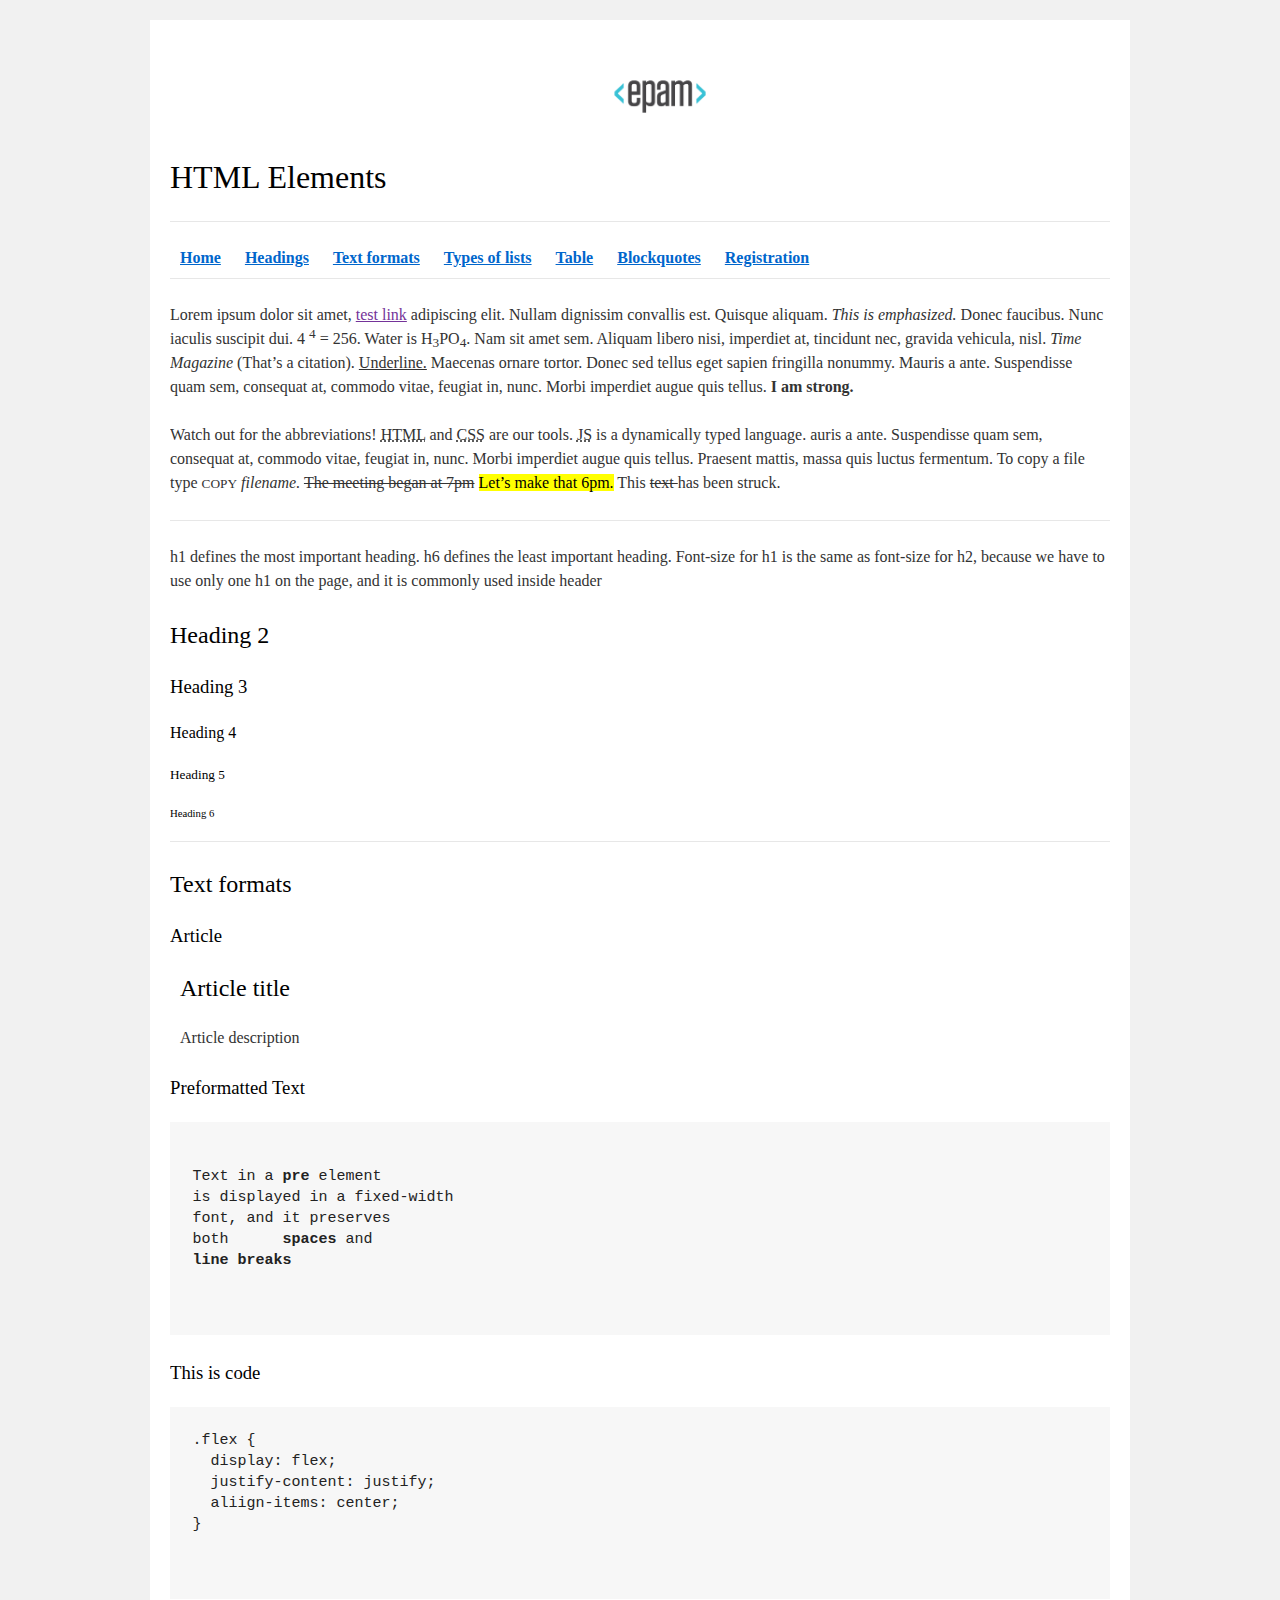
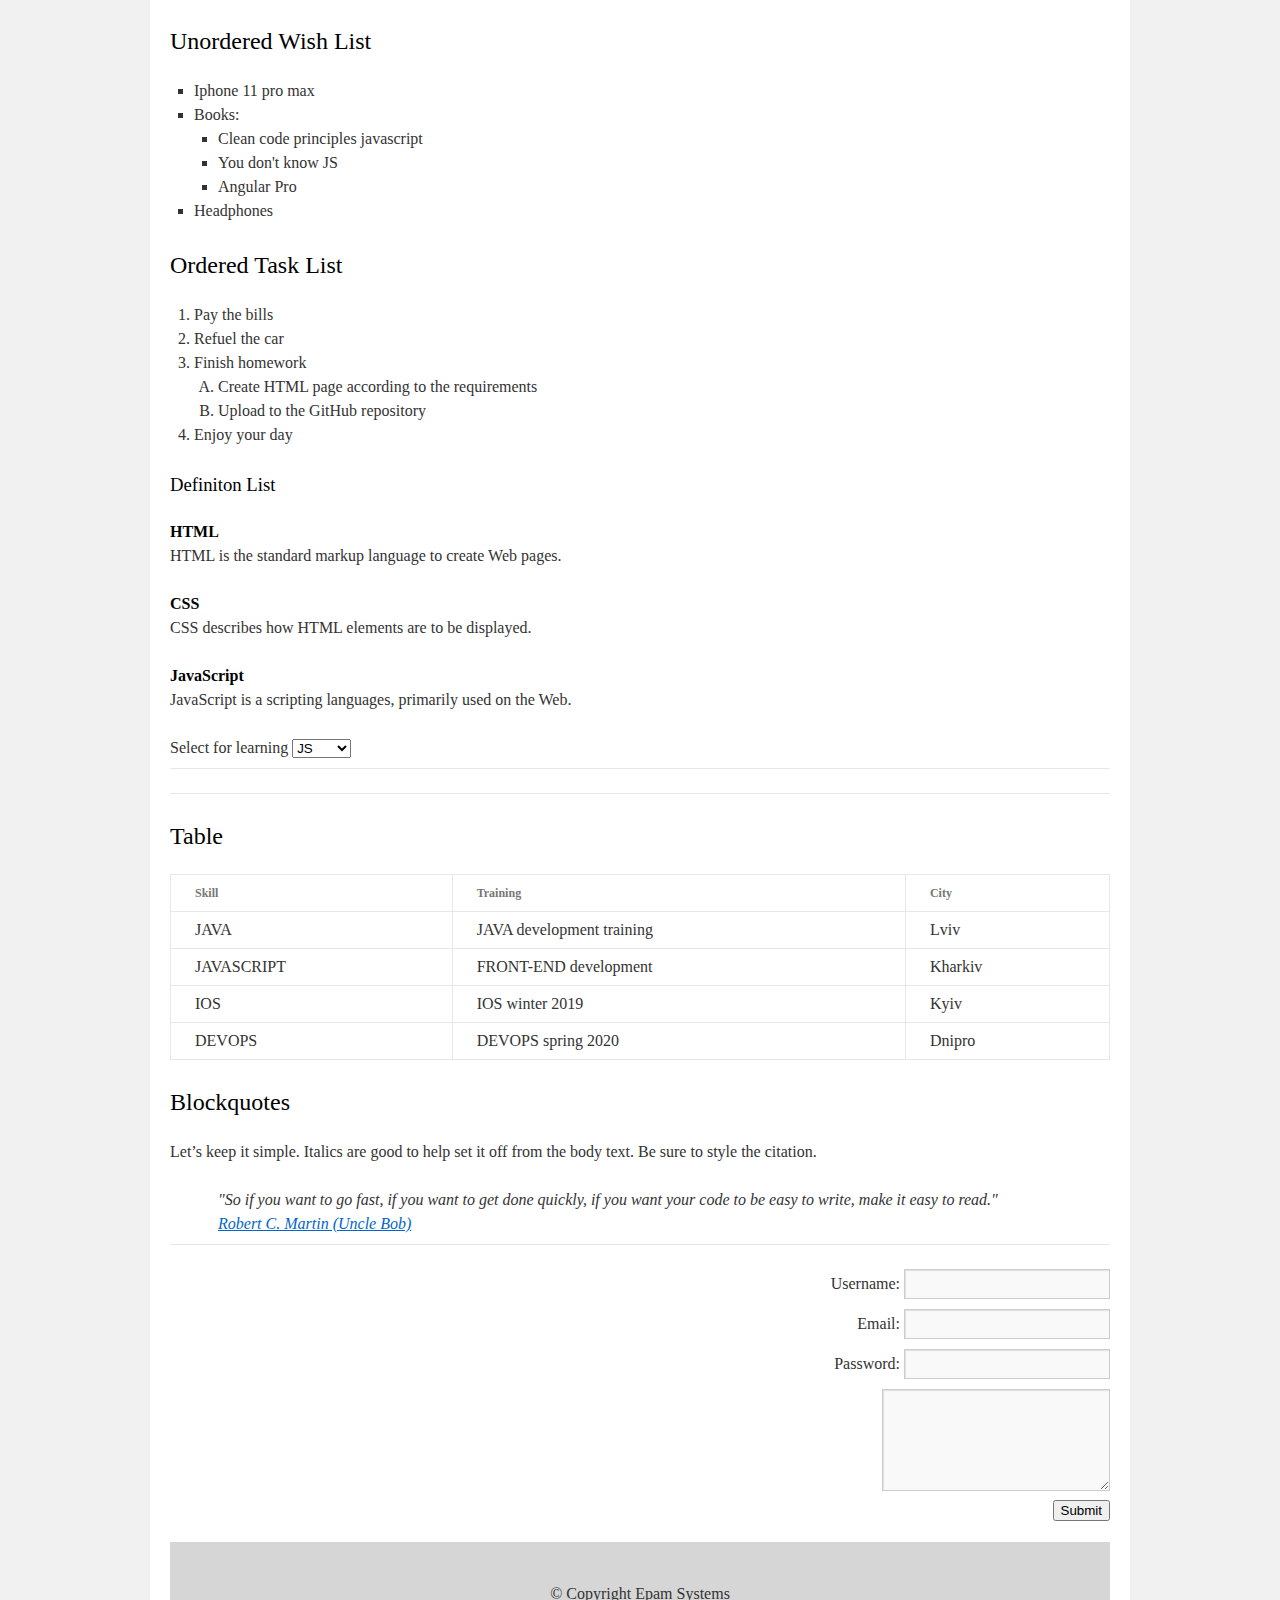
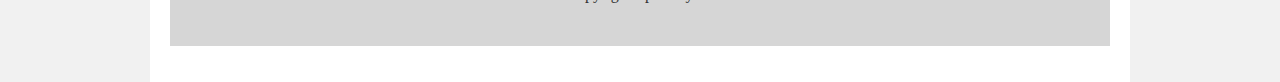
<file: FL12_HW1/homework/index.html>
<!DOCTYPE html>
<html lang="en">

<head>
    <meta charset="utf-8">
    <title>HTML Basics</title>
    <link rel="stylesheet" href="style.css">
</head>

<body>
    <div id="wrapper">
        <div id="main">
            <div id="container">
                <div id="content" role="main">

                    <header>
                        <img src="logo.png" alt="">


                        <h1>HTML Elements</h1>
                        <hr>
                        <nav>

                            <a href="#home"><strong>Home</strong></a>
                            <a href="#headings"><strong>Headings</strong></a>
                            <a href="#textFormats"><strong>Text formats</strong></a>
                            <a href="#typesOfLists"><strong>Types of lists</strong></a>
                            <a href="#table"><strong>Table</strong></a>
                            <a href="#blockquotes"><strong>Blockquotes</strong></a>
                            <a href="#registration"><strong>Registration</strong></a>
                        </nav>
                    </header>
                    <hr>

                    <main>
                        <div id="home">
                            <div>
                                <p>
                                    Lorem ipsum dolor sit amet,
                                    <a href="">test link</a>
                                    adipiscing elit.
                                    Nullam dignissim convallis est. Quisque aliquam.
                                    <i>This is emphasized.</i>
                                    Donec faucibus. Nunc iaculis suscipit dui. 4
                                    <sup>4</sup> = 256.
                                    Water is H<sub>3</sub>PO<sub>4</sub>.
                                    Nam sit amet sem. Aliquam libero nisi, imperdiet at, tincidunt nec, gravida vehicula, nisl.
                                    <i>Time Magazine</i>
                                    (That’s a citation).
                                    <u>Underline.</u>
                                    Maecenas ornare tortor. Donec sed tellus eget sapien fringilla nonummy. Mauris a ante. Suspendisse quam sem, consequat at, commodo vitae, feugiat in, nunc. Morbi imperdiet augue quis tellus.
                                    <strong>I am strong. </strong>
                                </p>
                            </div>
                            <div>
                                <p>
                                    Watch out for the abbreviations!
                                    <abbr title="Hyper Text Markup Language">HTML</abbr>
                                    and
                                    <abbr title="Cascading Style Sheets">CSS</abbr>
                                    are our tools.
                                    <abbr title="JavaScript">JS</abbr>
                                    is a dynamically typed language.
                                    auris a ante. Suspendisse quam sem, consequat at, commodo vitae, feugiat in, nunc. Morbi imperdiet augue quis tellus. Praesent mattis, massa quis luctus fermentum. To copy a file type
                                    <small>COPY</small>
                                    <i>filename.</i>
                                    <s>The meeting began at 7pm</s>
                                    <mark>Let’s make that 6pm.</mark>
                                    This <s>text </s> has been struck.
                                </p>
                            </div>

                            <hr>
                            <div>
                                <p>
                                    h1 defines the most important heading. h6 defines the least important heading. Font-size for h1 is the same as font-size for h2, because we have to use only one h1 on the page, and it is commonly used inside header
                                </p>
                            </div>
                        </div>
                        <div id="headings">
                            <h2>Heading 2</h2>
                            <h3>Heading 3</h3>
                            <h4>Heading 4</h4>
                            <h5>Heading 5</h5>
                            <h6>Heading 6</h6>
                        </div>

                        <hr>

                        <div id="textFormats">
                            <h2>Text formats</h2>
                            <h3>Article</h3>

                            <article>
                                <h2>Article title</h2>
                                <p>Article description</p>
                            </article>
                            <h3>Preformatted Text</h3>

                            <pre>

Text in a <strong>pre</strong> element
is displayed in a fixed-width
font, and it preserves
both      <strong>spaces</strong> and
<strong>line breaks</strong>

                            </pre>

                            <h3>This is code</h3>
                            <pre>
.flex {
  display: flex;
  justify-content: justify;
  aliign-items: center;
}

                            </pre>
                        </div>
                        <div id="typesOfLists">
                            <h2>Unordered Wish List</h2>

                            <ul>
                                <li>Iphone 11 pro max</li>
                                <li>Books:</li>
                                <ul>
                                    <li>Clean code principles javascript</li>
                                    <li>You don't know JS</li>
                                    <li>Angular Pro</li>
                                </ul>
                                <li>Headphones</li>
                            </ul>

                            <h2>Ordered Task List</h2>
                            <ol>
                                <li>Pay the bills</li>
                                <li>Refuel the car</li>
                                <li>Finish homework</li>
                                <ol type="A">
                                    <li>Create HTML page according to the requirements</li>
                                    <li>Upload to the GitHub repository</li>
                                </ol>
                                <li>Enjoy your day</li>
                            </ol>
                            <h3>Definiton List</h3>

                            <font color="black"> <strong>HTML</strong></font>
                            <p>HTML is the standard markup language to create Web pages.</p>

                            <font color="black"> <strong>CSS</strong></font>
                            <p>CSS describes how HTML elements are to be displayed.</p>

                            <font color="black"> <strong>JavaScript</strong></font>
                            <p>JavaScript is a scripting languages, primarily used on the Web.</p>

                            <span>Select for learning</span>
                            <select>
                                <option>JS</option>
                                <option>HTML</option>
                                <option>CSS</option>
                            </select>

                        </div>
                        <hr>
                        <hr>
                        <div id="table">

                            <h2>Table</h2>

                            <table>
                                <tr>
                                    <th>Skill</th>
                                    <th>Training</th>
                                    <th>City</th>
                                </tr>
                                <tr>
                                    <td>JAVA</td>
                                    <td>JAVA development training</td>
                                    <td>Lviv</td>
                                </tr>
                                <tr>
                                    <td>JAVASCRIPT</td>
                                    <td>FRONT-END development</td>
                                    <td>Kharkiv</td>
                                </tr>
                                <tr>
                                    <td>IOS</td>
                                    <td>IOS winter 2019</td>
                                    <td>Kyiv</td>
                                </tr>
                                <tr>
                                    <td>DEVOPS</td>
                                    <td>DEVOPS spring 2020</td>
                                    <td>Dnipro</td>
                                </tr>

                            </table>
                        </div>

                        <div id="blockquotes">
                            <h2>Blockquotes</h2>
                            <p>Let’s keep it simple. Italics are good to help set it off from the body text. Be sure to style the citation.</p>

                            
                                <blockquote>"So if you want to go fast, if you want to get done quickly, if you want your code to be easy to write, make it easy to read."
                                    <br>
                                    <a href="#">Robert C. Martin (Uncle Bob)</a>
                                </blockquote>
                            
                        </div>
                        <hr>
                        <div id="registration">
                            <div align="right">
                                <span>Username: </span><input type="text"><br>
                                <span>Email: </span><input type="text"><br>
                                <span>Password: </span><input type="text"><br>
                                <textarea cols="23" rows="4"></textarea><br>
                                <button>Submit</button>
                            </div>

                        </div>
                        <footer>
                            <span>© Copyright Epam Systems</span> 
                        </footer>
                    </main>


                </div>
            </div>
        </div>
    </div>
</body></html>
</file>
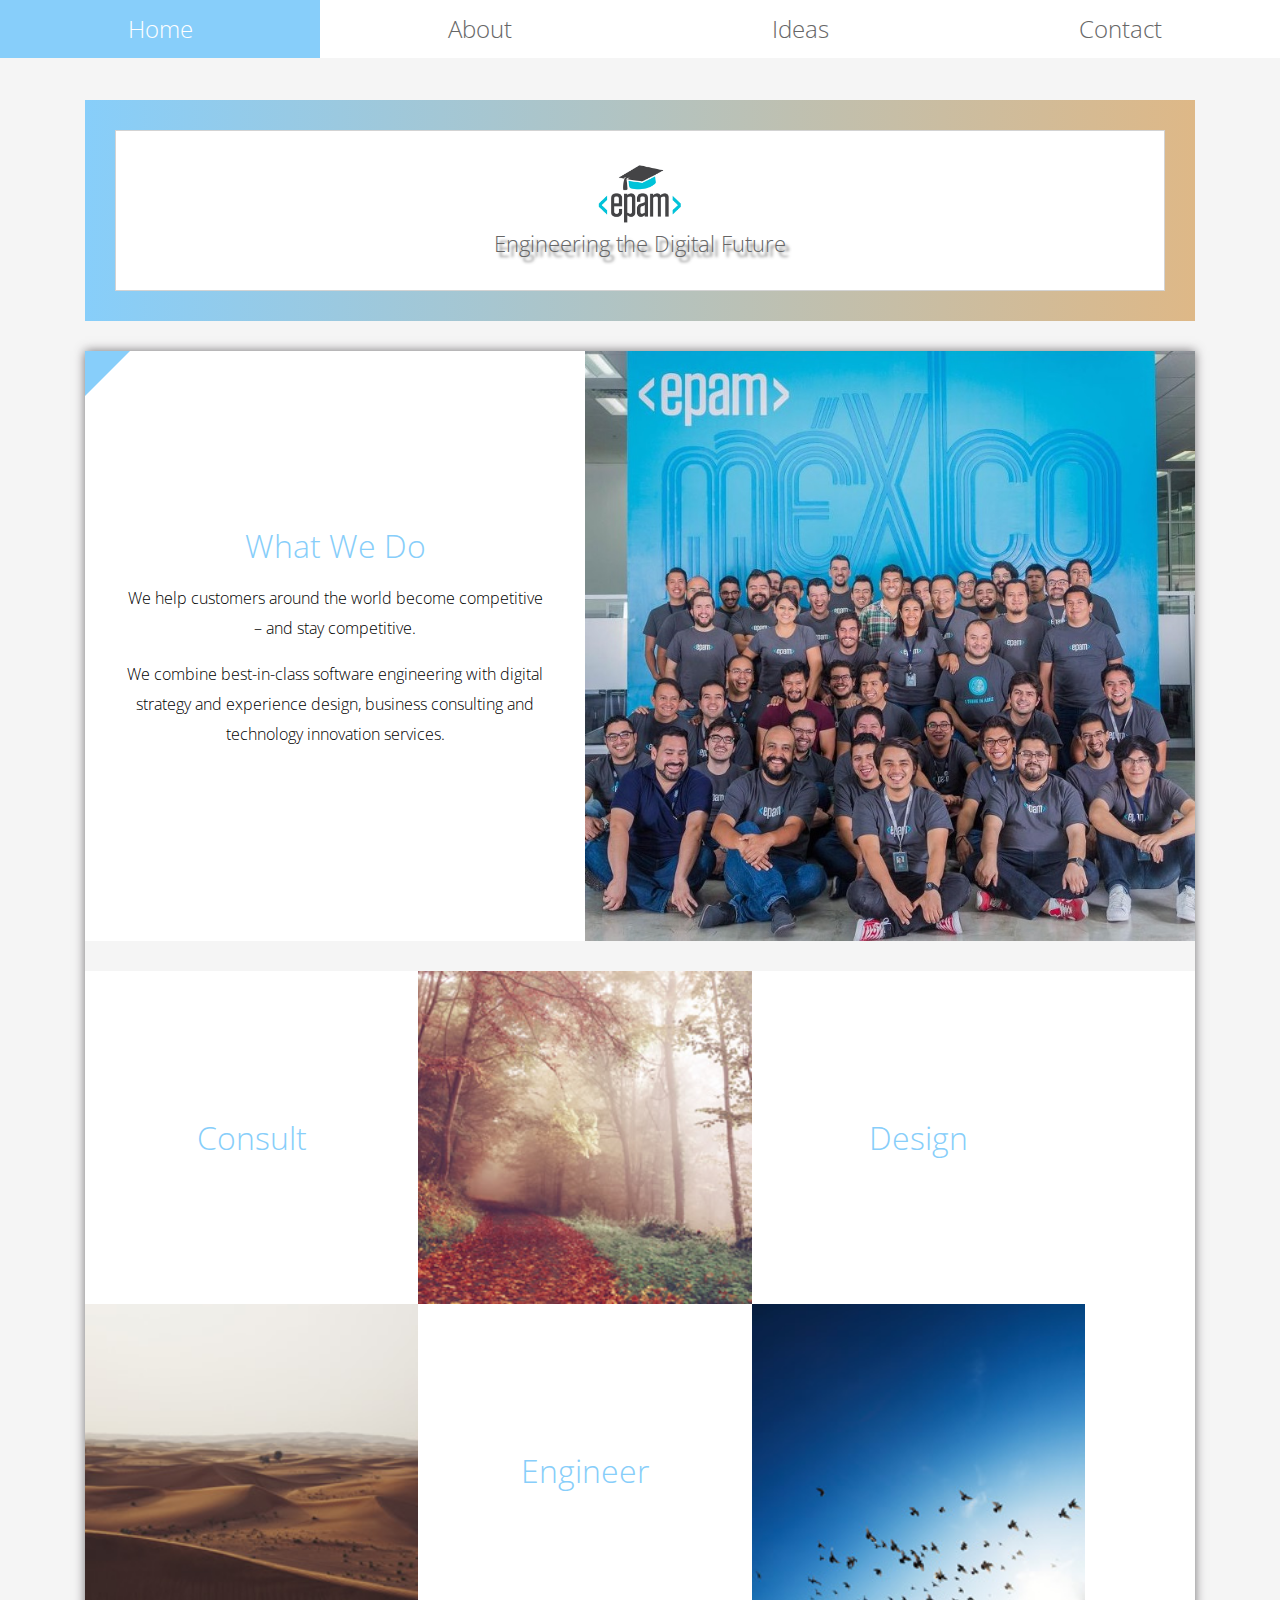
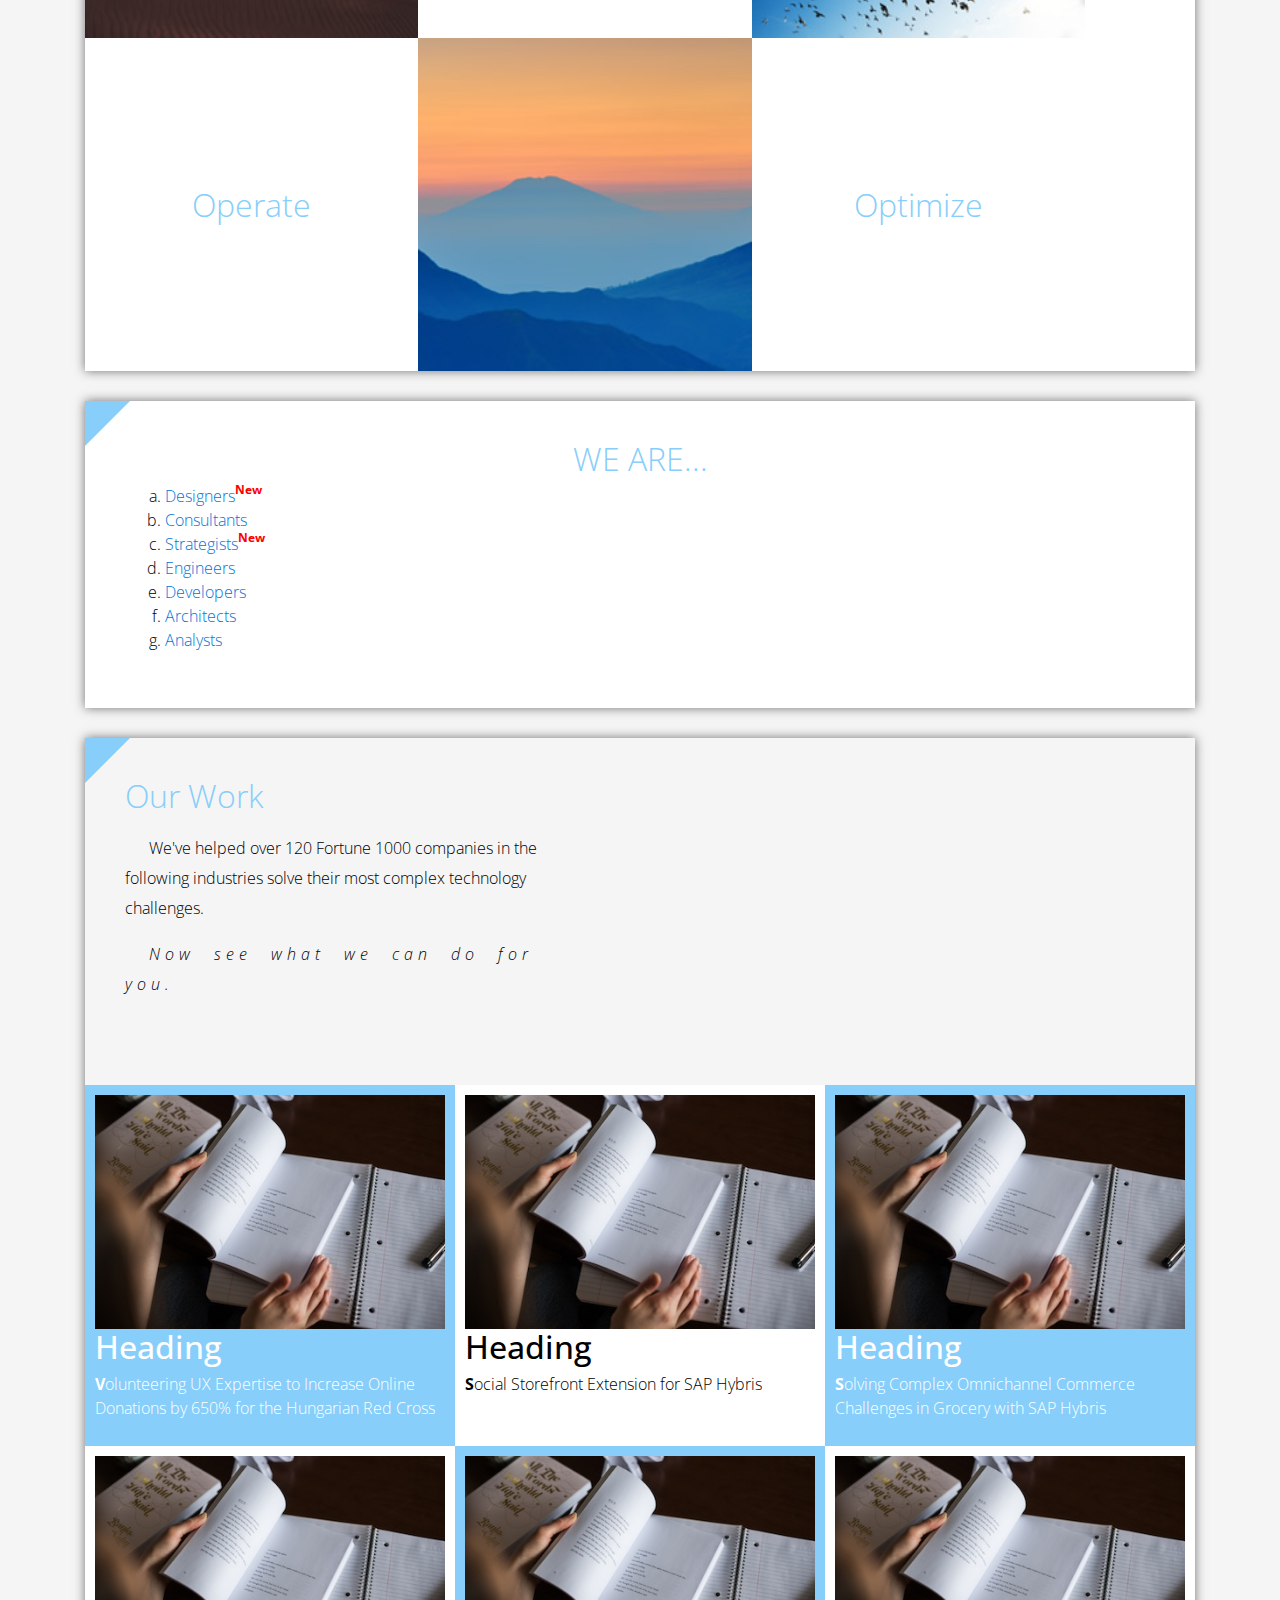
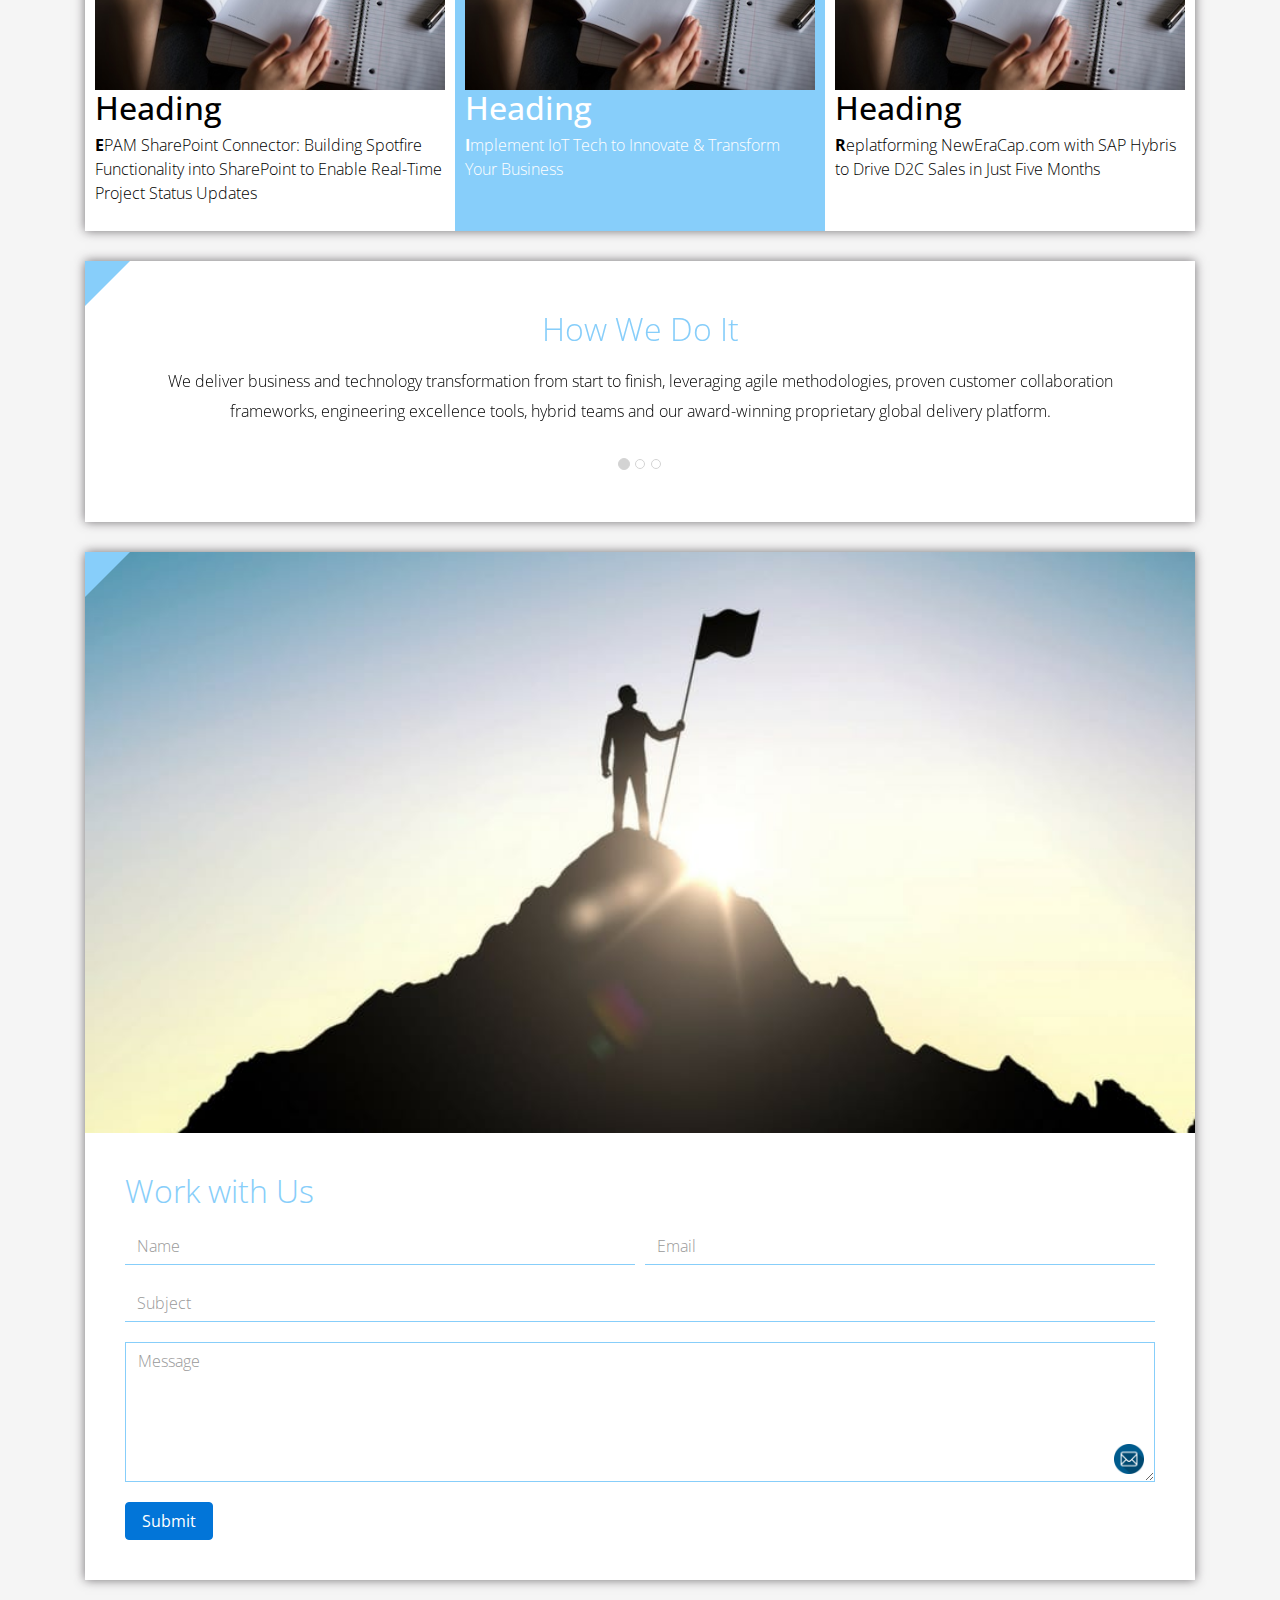
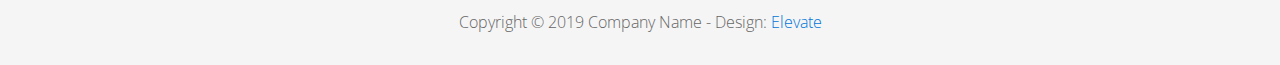
<file: FL12_HW2/homework/index.html>
<!DOCTYPE html>
<html lang="en">
<head>
  <meta charset="utf-8">
  <meta http-equiv="X-UA-Compatible" content="IE=edge">
  <meta name="viewport" content="width=device-width, initial-scale=1">

  <title>CSS Basics HW</title>



  <!-- load stylesheets -->
  <link rel="stylesheet" href="http://fonts.googleapis.com/css?family=Open+Sans:300,400">
  <!-- Google web font "Open Sans" -->
  <link rel="stylesheet" href="css/bootstrap.min.css">
  <!-- Bootstrap style -->
  <link rel="stylesheet" href="css/general.css">
  <link rel="stylesheet" href="css/style.css">
  <!-- Templatemo style -->
</head>

<body>
<div class="container">

  <div class="tm-sidebar">
    <nav class="tm-main-nav">
      <ul>
        <li class="tm-nav-item"><a href="#home" class="tm-nav-item-link">Home</a></li>
        <li class="tm-nav-item"><a href="#about" class="tm-nav-item-link">About</a></li>
        <li class="tm-nav-item"><a href="#ideas" class="tm-nav-item-link">Ideas</a></li>
        <li class="tm-nav-item"><a href="#contact" class="tm-nav-item-link">Contact</a></li>
      </ul>
    </nav>
  </div>

  <div class="tm-main-content">

    <div id="home" class="tm-content-box tm-content-header margin-b-10">
      <div class="tm-banner">
        <div class="tm-banner-inner">
          <img src="img/epam_logo.png" width="100" alt="">
          <p class="tm-banner-text">Engineering the Digital Future</p>
        </div>
      </div>
    </div>

    <section>
      <div class="tm-content-box flex-2-col">

        <div class="padding-medium flex-item tm-team-description-container flex-item">
          <h2 class="tm-section-title">What We Do</h2>
          <p class="tm-section-description">We help customers around the world become competitive – and stay competitive.</p>
          <p class="tm-section-description"> We combine best-in-class software engineering with digital strategy and experience design, business consulting and technology innovation services.</p>
        </div>
        <div class="flex-item tm-team-img">
          <img src="img/epam-mexico.jpg" alt="epam-mexico">
        </div>

      </div>

      <div id="about" class="tm-content-box">

        <ul class="boxes gallery-container">
          <li class="box box-bg">
            <h2 class="tm-section-title tm-section-title-box tm-box-bg-title">Consult</h2>
          </li>
          <li class="box">
            <a href="img/idea-large-01.jpg">
              <img src="img/idea-01.jpg" alt="Image" class="img-fluid thumbnail box-img">
            </a>
          </li>
          <li class="box box-bg">
            <h2 class="tm-section-title tm-section-title-box tm-box-bg-title">Design</h2>
          </li>
          <li class="box">
            <a href="img/idea-large-02.jpg">
              <img src="img/idea-02.jpg" alt="Image" class="img-fluid thumbnail box-img">
            </a>
          </li>
          <li class="box box-bg">
            <h2 class="tm-section-title tm-section-title-box tm-box-bg-title">Engineer</h2>
          </li>
          <li class="box">
            <a href="img/idea-large-03.jpg">
              <img src="img/idea-03.jpg" alt="Image" class="img-fluid thumbnail box-img">
            </a>
          </li>
          <li class="box box-bg">
            <h2 class="tm-section-title tm-section-title-box tm-box-bg-title">Operate</h2>
          </li>
          <li class="box">
            <a href="img/idea-large-04.jpg">
              <img src="img/idea-04.jpg" alt="Image" class="img-fluid thumbnail box-img">
            </a>
          </li>
          <li class="box box-bg">
            <h2 class="tm-section-title tm-section-title-box tm-box-bg-title">Optimize</h2>
          </li>
        </ul>

      </div>

    </section>

    <!-- slider -->
    <section class="heading tm-content-box">
      <div class="padding-medium">
        <h2> WE ARE...</h2>
        <ol>
          <li><a href="index.html" class="text">Designers</a></li>
          <li><a href="index.html">Consultants</a></li>
          <li><a href="#" class="text">Strategists</a></li>
          <li><a href="#">Engineers</a></li>
          <li><a href="#">Developers</a></li>
          <li><a href="#">Architects</a></li>
          <li><a href="#">Analysts</a></li>
        </ol>
      </div>
    </section>

    <section class="blocks">
      <div class="padding-medium flex-item tm-team-description-container">
        <h2 class="tm-section-title">Our Work</h2>
        <p class="tm-section-description">We've helped over 120 Fortune 1000 companies in the following industries solve their most complex technology challenges. </p>
        <p class="tm-section-description"> Now see what we can do for you.</p>
      </div>
      <div class="tm-content-box flex-2-col">
      </div>
      <div  class="tm-content-box">
        <ul class="boxes gallery-container">
          <li class="box box-work">
            <img src="img/study.jpeg" alt="Image" class="img-fluid">
            <div>
              <h2>Heading</h2>
              <p>Volunteering UX Expertise to Increase Online Donations by 650% for the Hungarian Red Cross</p>
            </div>
          </li>
          <li class="box box-work">
            <img src="img/study.jpeg" alt="Image" class="img-fluid">
            <div>
              <h2>Heading</h2>
              <p>Social Storefront Extension for SAP Hybris</p>
            </div>
          </li>
          <li class="box box-work">
            <img src="img/study.jpeg" alt="Image" class="img-fluid">
            <div>
              <h2>Heading</h2>
              <p>Solving Complex Omnichannel Commerce Challenges in Grocery with SAP Hybris</p>
            </div>
          </li>
          <li class="box box-work">
            <img src="img/study.jpeg" alt="Image" class="img-fluid">
            <div>
              <h2>Heading</h2>
              <p>EPAM SharePoint Connector: Building Spotfire Functionality into SharePoint to Enable Real-Time Project Status Updates</p>
            </div>
          </li>
          <li class="box box-work">
            <img src="img/study.jpeg" alt="Image" class="img-fluid">
            <div>
              <h2>Heading</h2>
              <p>Implement IoT Tech to Innovate &amp; Transform Your Business</p>
            </div>
          </li>
          <li class="box box-work">
            <img src="img/study.jpeg" alt="Image" class="img-fluid">
            <div>
              <h2>Heading</h2>
              <p>Replatforming NewEraCap.com with SAP Hybris to Drive D2C Sales in Just Five Months</p>
            </div>
          </li>
        </ul>

      </div>
    </section>

    <section id="ideas">
      <div id="tmCarousel" class="carousel slide tm-content-box" data-ride="carousel">

        <ol class="carousel-indicators">
          <li data-target="#tmCarousel" data-slide-to="0" class="active"></li>
          <li data-target="#tmCarousel" data-slide-to="1" class=""></li>
          <li data-target="#tmCarousel" data-slide-to="2" class=""></li>
        </ol>

        <div class="carousel-inner" role="listbox">

          <div class="carousel-item active">
            <div class="carousel-content">
              <div class="flex-item">
                <h2 class="tm-section-title">How We Do It</h2>
                <p class="tm-section-description carousel-description">We deliver business and technology transformation from start to finish, leveraging agile methodologies, proven customer collaboration frameworks, engineering excellence tools, hybrid teams and our award-winning proprietary global delivery platform.</p>
              </div>
            </div>
          </div>

          <div class="carousel-item">
            <div class="carousel-content">
              <div class="flex-item">
                <h2 class="tm-section-title">Our Clients</h2>
                <p class="tm-section-description carousel-description">Lorem ipsum dolor sit amet,
                  consectetur adipiscing elit. Quisque vel nisi pharetra nibh varius pharetra ac
                  sagittis nisi. Etiam pharetra vestibulum hendrerit. Pellentesque interdum metus
                  sed massa rutrum.</p>
              </div>
            </div>
          </div>

          <div class="carousel-item">
            <div class="carousel-content">
              <div class="flex-item">
                <h2 class="tm-section-title">Our Projects</h2>
                <p class="tm-section-description carousel-description">Donec ex libero, fringilla
                  vitae purus sit amet, rhoncus pharetra lorem. Pellentesque id sem id lacus
                  ultricies vehicula. Aliquam rutrum mi non. Pellentesque interdum metus sed massa
                  rutrum.</p>
              </div>
            </div>
          </div>

        </div>

      </div>
    </section>

    <section class="tm-content-box">
      <img src="img/contact-us.jpg" alt="Contact image" class="img-fluid img-contact-us">

      <div id="contact" class="padding-medium">
        <h2 class="tm-section-title">Work with Us</h2>
        <form action="#contact" method="get" class="contact-form">

          <div class="form-group col-xs-12 col-sm-12 col-md-6 col-lg-6 form-group-2-col-left">
            <input type="text" id="contact_name" name="contact_name" class="form-control"
                   placeholder="Name" required/>
          </div>
          <div class="form-group col-xs-12 col-sm-12 col-md-6 col-lg-6 form-group-2-col-right mandatory-field">
            <input type="email" id="contact_email" name="contact_email" class="form-control"
                   placeholder="Email" required/>
          </div>
          <div class="form-group">
            <input type="text" id="contact_subject" name="contact_subject" class="form-control"
                   placeholder="Subject" required/>
          </div>
          <div class="form-group">
            <textarea id="contact_message" name="contact_message" class="form-control" rows="9"
                      placeholder="Message" required></textarea>
          </div>

          <button type="submit" class="btn btn-primary submit-btn">Submit</button>

        </form>
      </div>
    </section>

    <footer class="tm-footer">
      <p class="text-xs-center">Copyright &copy; 2019 Company Name

        - Design: <a rel="nofollow" href="http://www.templatemo.com/tm-481-elevate"
                     target="_parent">Elevate</a></p>
    </footer>

  </div>

</div>

</body>
</html>
</file>
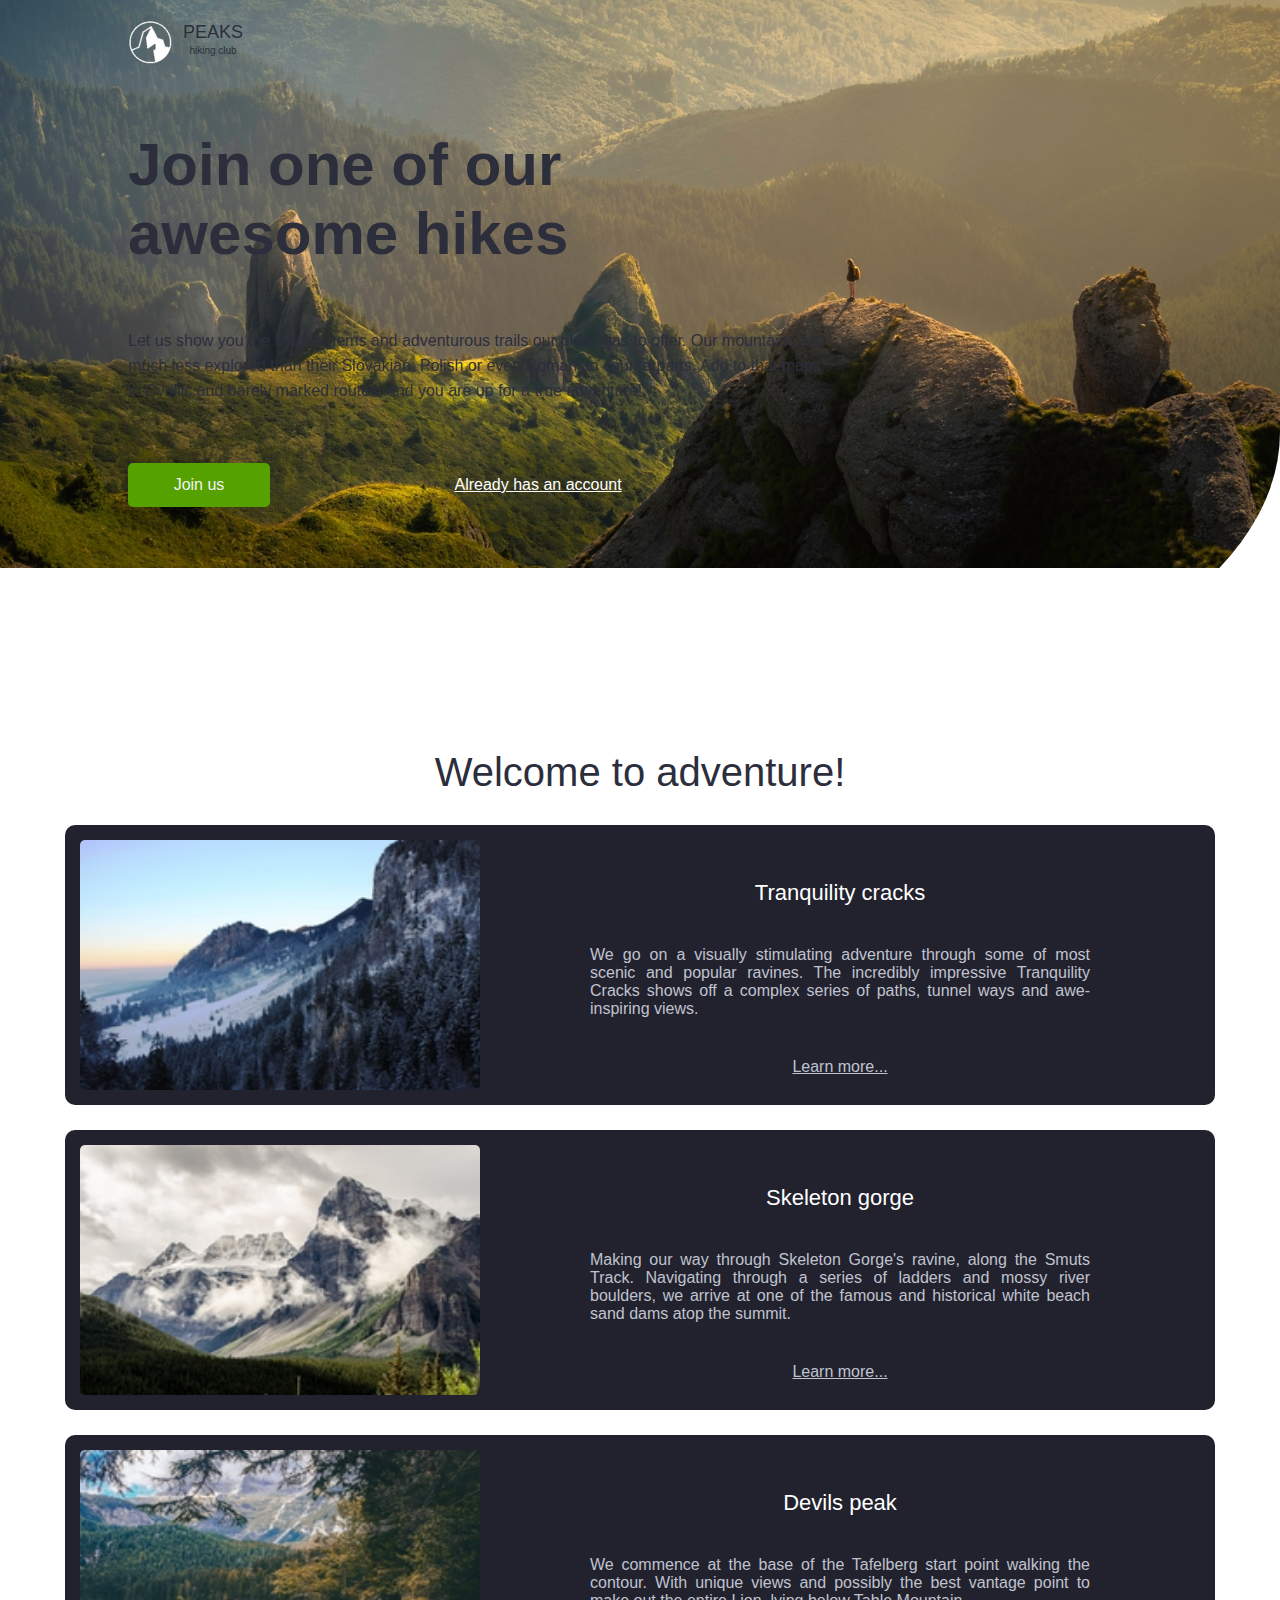
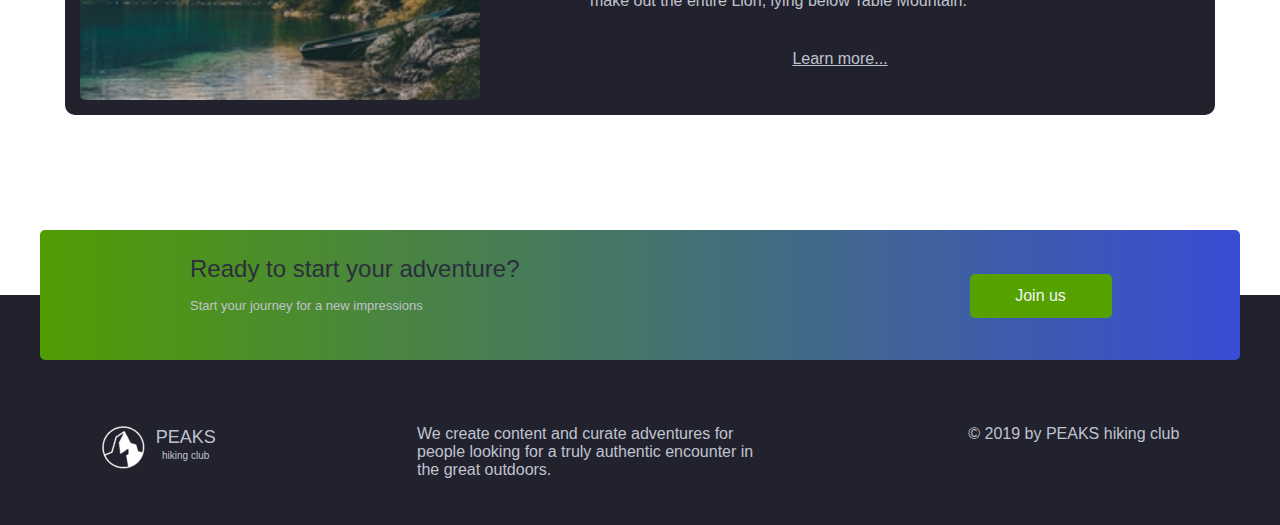
<file: FL12_HW3/homework/index.html>
<!DOCTYPE html>
<html lang="en">

<head>
    <meta charset="UTF-8">
    <meta name="viewport" content="width=device-width, initial-scale=1.0">
    <meta http-equiv="X-UA-Compatible" content="ie=edge">
    <link href="https://fonts.googleapis.com/css?family=Hind:400,600%7CSource+Sans+Pro:400,600,700%7CFresca"
        rel="stylesheet" />

    <!-- Styles should be switched here: -->

    <link rel="stylesheet" type="text/css" href="css/style1.css">
    <!--     <link rel="stylesheet" type="text/css" href="css/style2.css">-->

    <title>PEAKS hiking club</title>
</head>

<body>
    <header class="header">
        <div class="header-wrap">
            <div class="landing-logo">
                <img src="img/m-logo.png" alt="logo" />
                <p>PEAKS<span>hiking club</span></p>
            </div>
            <p class="header_heading">
                Join one of our awesome hikes
            </p>
            <p class="header_text">
                Let us show you the hidden gems and adventurous trails our place has to offer.
                Our mountains are much less explored than their Slovakian,
                Polish or even Romanian counterparts. Add to that maps in Cyrillic and barely marked routes,
                and you are up for a true adventure!
            </p>
            <div>
                <button class="header_button">Join us</button>
                <a href="#" class="login">Already has an account</a>
            </div>
        </div>
    </header>
    <main class="section">
        <p class="section_text">
            Welcome to adventure!
        </p>
        <div class="section_card_wrap">
            <div class="section_card">
                <img class="section_card_img" src="img/m-1.jpg" alt="experts" />
                <div class="section_card_right_container">
                    <p class="section_card_heading">
                        Tranquility cracks
                    </p>
                    <p class="section_card_text">
                        We go on a visually stimulating adventure through some of most scenic and popular ravines.
                        The incredibly impressive Tranquility Cracks shows off a complex series of paths, tunnel ways
                        and
                        awe-inspiring views.
                    </p>
                    <a href="#" class="section_link">Learn more...</a>
                </div>
            </div>
            <div class="section_card">
                <img class="section_card_img" src="img/m-2.jpg" alt="content formats" />
                <div class="section_card_right_container">
                    <p class="section_card_heading">
                        Skeleton gorge
                    </p>
                    <p class="section_card_text">
                        Making our way through Skeleton Gorge's ravine, along the Smuts Track.
                        Navigating through a series of ladders and mossy river boulders, we arrive at one of the famous
                        and
                        historical white beach sand dams atop the summit.
                    </p>
                    <a href="#" class="section_link">Learn more...</a>
                </div>
            </div>
            <div class="section_card">
                <img class="section_card_img" src="img/m-3.jpg" alt="certificate" />
                <div class="section_card_right_container">
                    <p class="section_card_heading">
                        Devils peak
                    </p>
                    <p class="section_card_text">
                        We commence at the base of the Tafelberg start point walking the contour.
                        With unique views and possibly the best vantage point to make out the entire Lion, lying below
                        Table
                        Mountain.
                    </p>
                    <a href="#" class="section_link">Learn more...</a>
                </div>
            </div>
        </div>
        <div class="section_banner">
            <div class="section_banner_text_wrap">
                <p class="section_banner_heading">
                    Ready to start your adventure?
                </p>
                <p class="section_banner_text">
                    Start your journey for a new impressions
                </p>
            </div>
            <button class="section_banner_button">Join us</button>
        </div>
    </main>
    <footer class="footer">
        <div class="footer-wrap">
            <div class="footer_logo landing-logo">
                <img src="img/m-logo.png" alt="logo" />
                <p>PEAKS<span>hiking club</span></p>
            </div>
            <p class="footer_text">
                We create content and curate adventures for people looking for a truly authentic encounter in the great
                outdoors.
            </p>
            <span class="footer-cr">
                &copy; 2019 by PEAKS hiking club
            </span>
        </div>
    </footer>
</body>

</html>
</file>
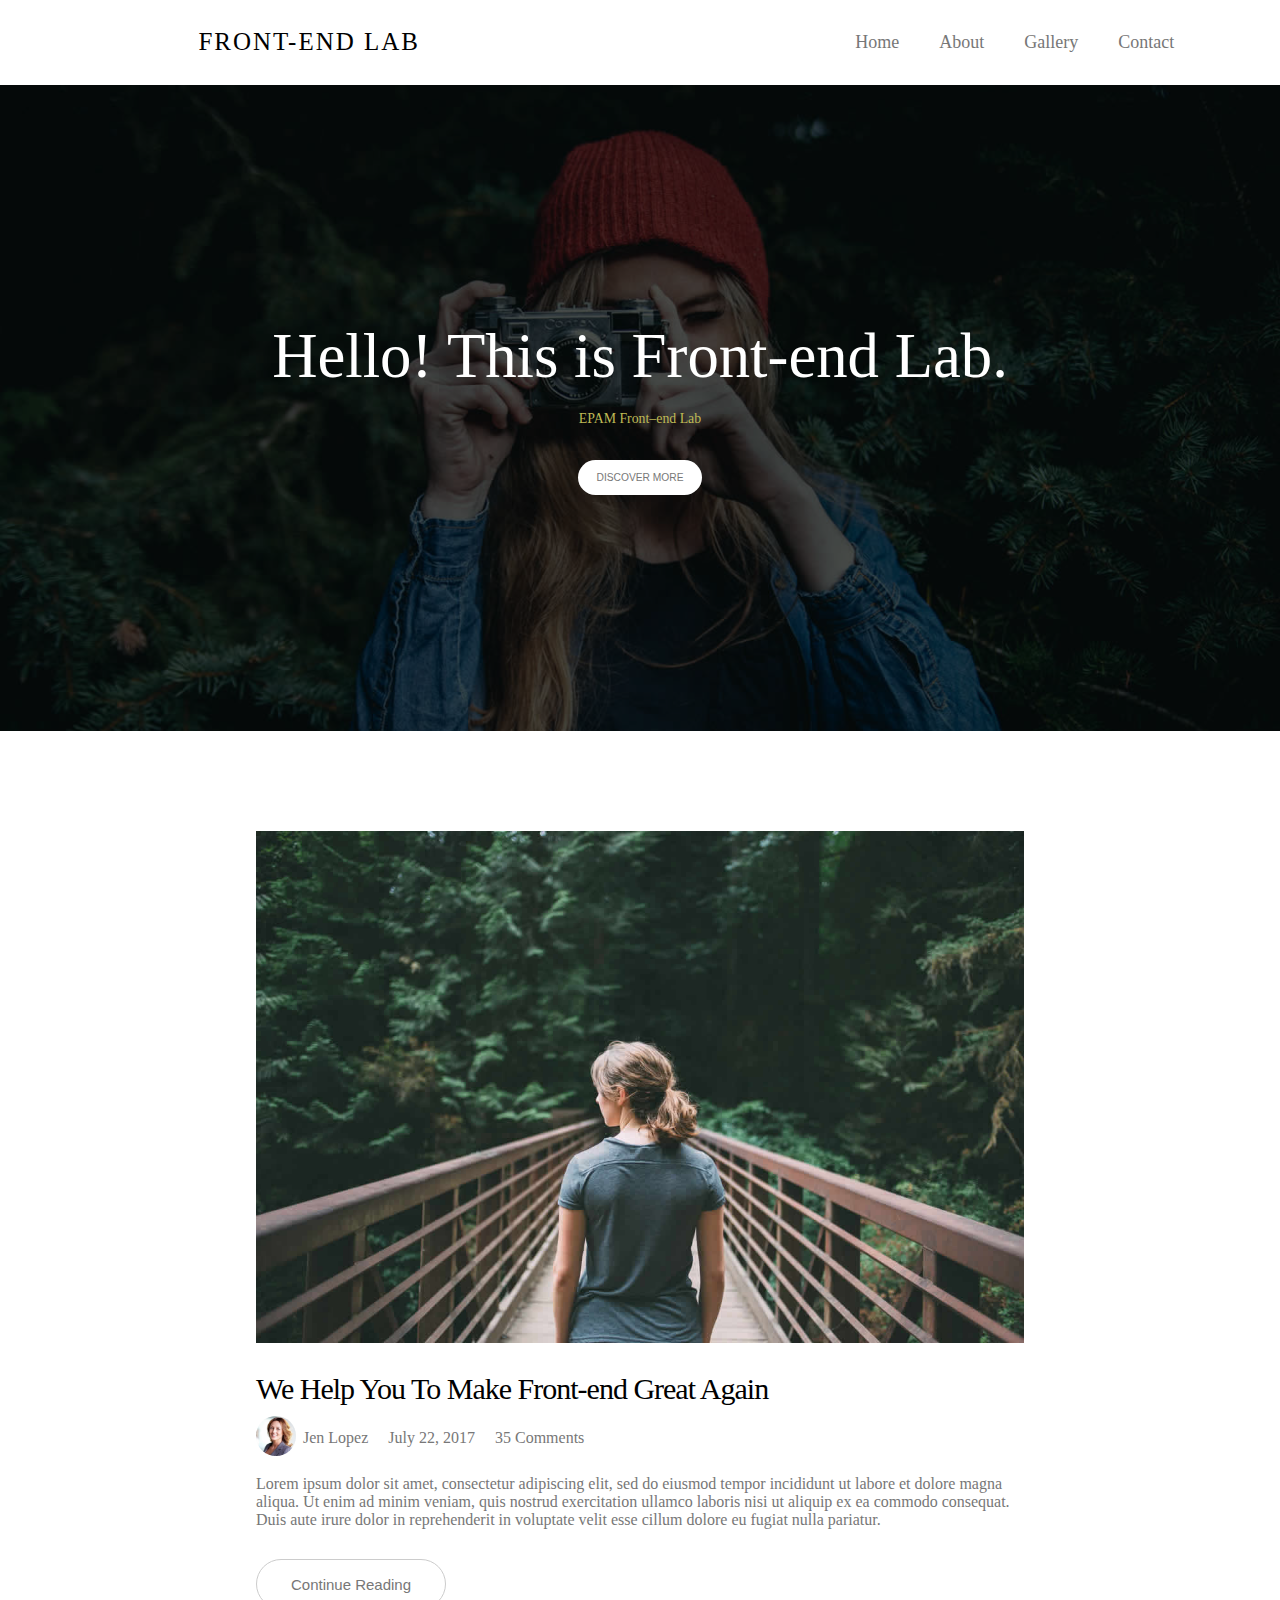
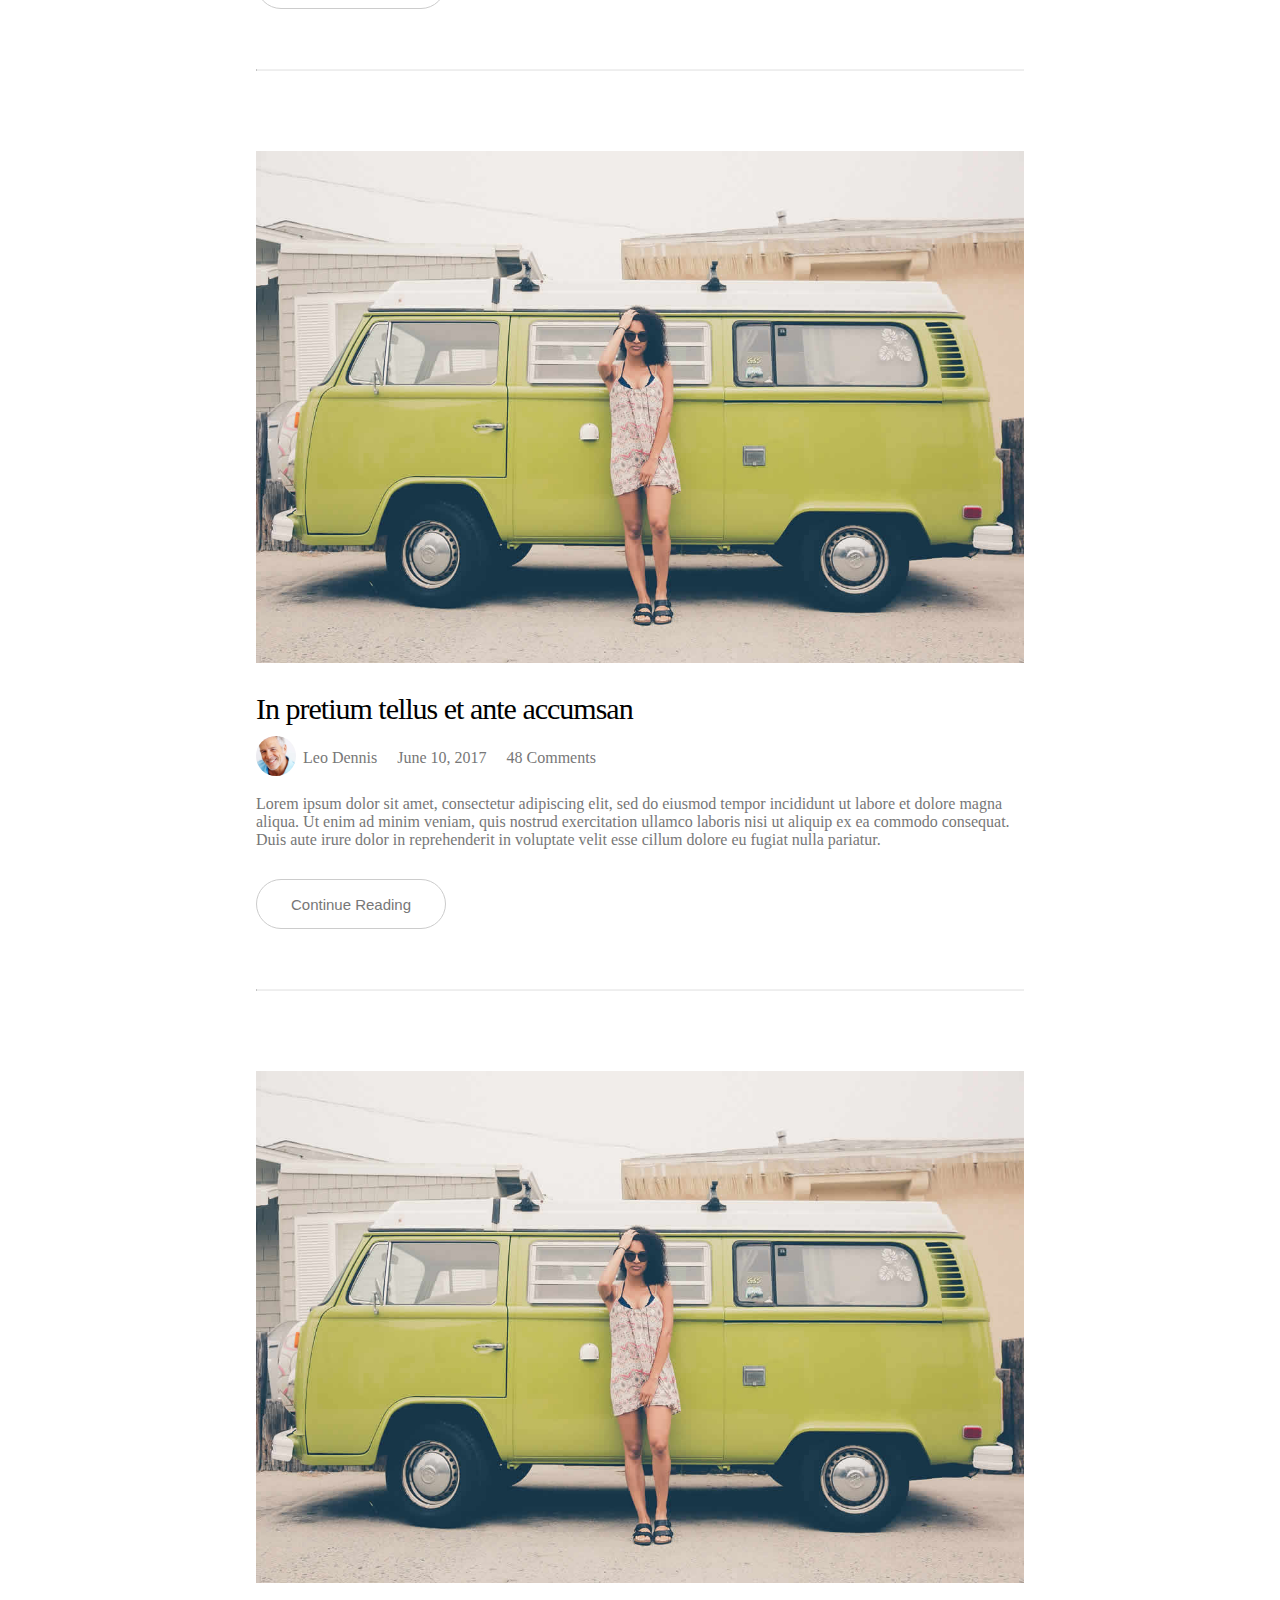
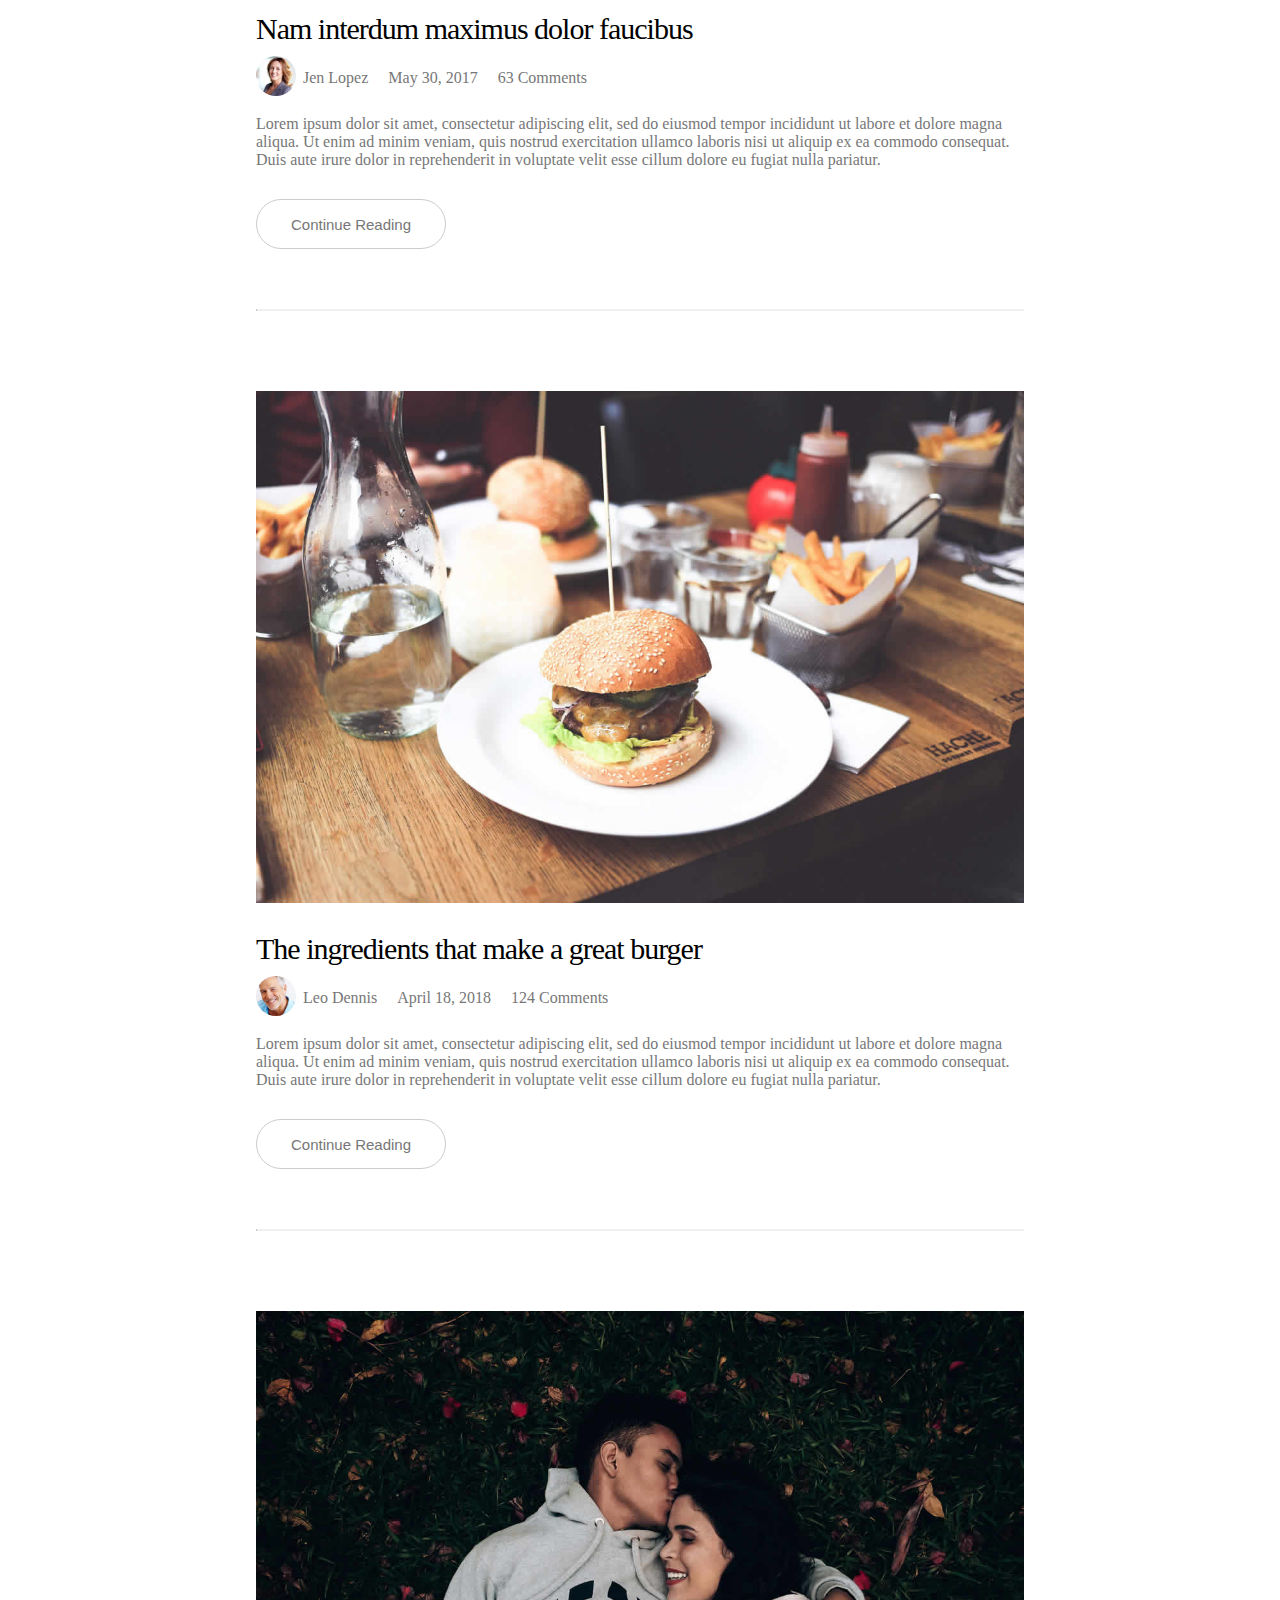
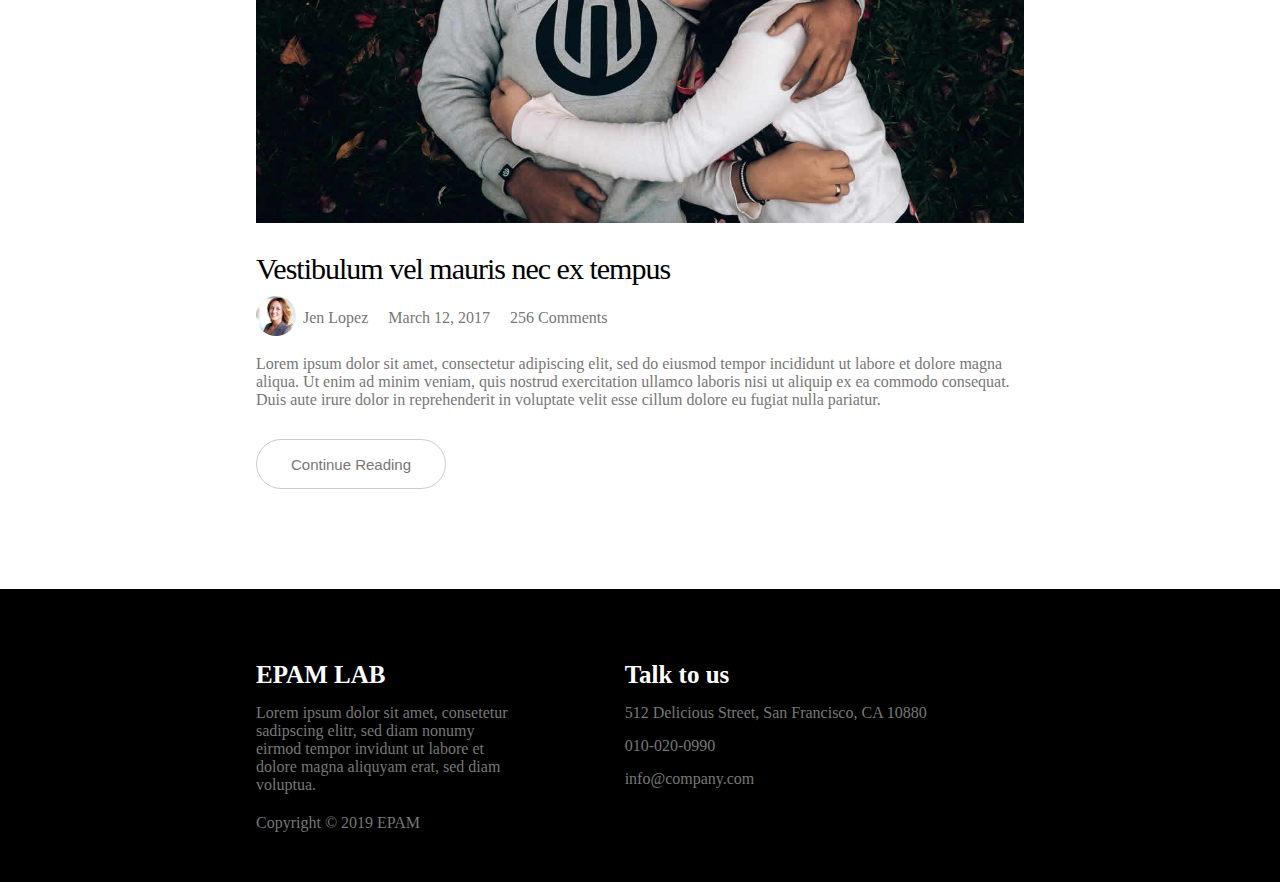
<file: FL12_HW4/homework/index.html>
<!DOCTYPE html>
<html lang="en">

<head>
    <meta charset="UTF-8">
    <meta name="viewport" content="width=device-width, initial-scale=1.0">
    <meta http-equiv="X-UA-Compatible" content="ie=edge">
    <title>FL_HW4</title>
    <link rel="stylesheet" href="../homework/css/style.css">
</head>

<body>
    <header class="header">
        <div class="logo-wrap">
            <p class="logo">FRONT-END LAB</p>
        </div>
        <nav class="navigation">
            <a class="link" href="">Home</a>
            <a class="link" href="">About</a>
            <a class="link" href="">Gallery</a>
            <a class="link" href="">Contact</a>
        </nav>
    </header>
    <div class="empty-space">

    </div>
    <main class="main">
        <div class="main-block">
            <div class="over-image">
                <div class="main-title">
                    <p class="main-title-text">Hello! This is Front-end Lab.</p>
                </div>
                <div class="subtitle">
                    <p class="subtitle-text">EPAM Front–end Lab</p>
                </div>
                <div class="button-wrap">
                    <button class="button">DISCOVER MORE</button>
                </div>
            </div>
            <div class="main-img">
                <div class="blackout"></div>

                <img class="img" src="../homework/img/home-bg.jpg" alt="">
            </div>
        </div>
        <div class="container">
            <article class="article">
                <div class="article-photo">
                    <img class="img" src="../homework/img/blog-image1.jpg" alt="">
                </div>
                <div class="title">
                    <p class="title-text">We Help You To Make Front-end Great Again</p>
                </div>
                <div class="info">
                    <div class="author">
                        <div class="author-photo">
                            <img class="img round" src="../homework/img/author-image1.jpg" alt="">
                        </div>
                        <p class="name">Jen Lopez</p>
                    </div>
                    <div class="date">
                        <p>July 22, 2017</p>
                    </div>
                    <div class="comments">
                        <p>35 Comments</p>
                    </div>
                </div>
                <div class="text">
                    <p>
                        Lorem ipsum dolor sit amet, consectetur adipiscing elit, sed do eiusmod tempor incididunt ut
                        labore
                        et
                        dolore magna aliqua. Ut enim ad minim veniam, quis nostrud exercitation ullamco laboris nisi ut
                        aliquip
                        ex ea commodo consequat. Duis aute irure dolor in reprehenderit in voluptate velit esse cillum
                        dolore eu
                        fugiat nulla pariatur.
                    </p>
                </div>
                <div class="article-button">
                    <button>
                        Continue Reading
                    </button>
                </div>
            </article>

            <hr class="hr">
            <article class="article">
                <div class="article-photo">
                    <img class="img" src="../homework/img/blog-image2.jpg" alt="">
                </div>
                <div class="title">
                    <p class="title-text"> In pretium tellus et ante accumsan</p>
                </div>
                <div class="info">
                    <div class="author">
                        <div class="author-photo">
                            <img class="img round" src="../homework/img/author-image2.jpg" alt="">
                        </div>
                        <p class="name">Leo Dennis</p>
                    </div>
                    <div class="date">
                        <p>June 10, 2017</p>
                    </div>
                    <div class="comments">
                        <p>48 Comments</p>
                    </div>
                </div>
                <div class="text">
                    <p>
                        Lorem ipsum dolor sit amet, consectetur adipiscing elit, sed do eiusmod tempor incididunt ut
                        labore
                        et
                        dolore magna aliqua. Ut enim ad minim veniam, quis nostrud exercitation ullamco laboris nisi ut
                        aliquip
                        ex ea commodo consequat. Duis aute irure dolor in reprehenderit in voluptate velit esse cillum
                        dolore eu
                        fugiat nulla pariatur.
                    </p>
                </div>
                <div class="article-button">
                    <button>
                        Continue Reading
                    </button>
                </div>
            </article>

            <hr class="hr">
            <article class="article">
                <div class="article-photo">
                    <img class="img" src="../homework/img/blog-image2.jpg" alt="">
                </div>
                <div class="title">
                    <p class="title-text">Nam interdum maximus dolor faucibus</p>
                </div>
                <div class="info">
                    <div class="author">
                        <div class="author-photo">
                            <img class="img round" src="../homework/img/author-image1.jpg" alt="">
                        </div>
                        <p class="name">Jen Lopez</p>
                    </div>
                    <div class="date">
                        <p>May 30, 2017</p>
                    </div>
                    <div class="comments">
                        <p>63 Comments</p>
                    </div>
                </div>
                <div class="text">
                    <p>
                        Lorem ipsum dolor sit amet, consectetur adipiscing elit, sed do eiusmod tempor incididunt ut
                        labore
                        et
                        dolore magna aliqua. Ut enim ad minim veniam, quis nostrud exercitation ullamco laboris nisi ut
                        aliquip
                        ex ea commodo consequat. Duis aute irure dolor in reprehenderit in voluptate velit esse cillum
                        dolore eu
                        fugiat nulla pariatur.
                    </p>
                </div>
                <div class="article-button">
                    <button>
                        Continue Reading
                    </button>
                </div>
            </article>

            <hr class="hr">
            <article class="article">
                <div class="article-photo">
                    <img class="img" src="../homework/img/blog-image4.jpg" alt="">
                </div>
                <div class="title">
                    <p class="title-text">The ingredients that make a great burger</p>
                </div>
                <div class="info">
                    <div class="author">
                        <div class="author-photo">
                            <img class="img round" src="../homework/img/author-image2.jpg" alt="">
                        </div>
                        <p class="name">Leo Dennis</p>
                    </div>
                    <div class="date">
                        <p>April 18, 2018</p>
                    </div>
                    <div class="comments">
                        <p>124 Comments</p>
                    </div>
                </div>
                <div class="text">
                    <p>
                        Lorem ipsum dolor sit amet, consectetur adipiscing elit, sed do eiusmod tempor incididunt ut
                        labore
                        et
                        dolore magna aliqua. Ut enim ad minim veniam, quis nostrud exercitation ullamco laboris nisi ut
                        aliquip
                        ex ea commodo consequat. Duis aute irure dolor in reprehenderit in voluptate velit esse cillum
                        dolore eu
                        fugiat nulla pariatur.
                    </p>
                </div>
                <div class="article-button">
                    <button>
                        Continue Reading
                    </button>
                </div>
            </article>

            <hr class="hr">
            <article class="article">
                <div class="article-photo">
                    <img class="img" src="../homework/img/blog-image5.jpg" alt="">
                </div>
                <div class="title">
                    <p class="title-text">Vestibulum vel mauris nec ex tempus</p>
                </div>
                <div class="info">
                    <div class="author">
                        <div class="author-photo">
                            <img class="img round" src="../homework/img/author-image1.jpg" alt="">
                        </div>
                        <p class="name">Jen Lopez</p>
                    </div>
                    <div class="date">
                        <p>March 12, 2017</p>
                    </div>
                    <div class="comments">
                        <p>256 Comments</p>
                    </div>
                </div>
                <div class="text">
                    <p>
                        Lorem ipsum dolor sit amet, consectetur adipiscing elit, sed do eiusmod tempor incididunt ut
                        labore
                        et
                        dolore magna aliqua. Ut enim ad minim veniam, quis nostrud exercitation ullamco laboris nisi ut
                        aliquip
                        ex ea commodo consequat. Duis aute irure dolor in reprehenderit in voluptate velit esse cillum
                        dolore eu
                        fugiat nulla pariatur.
                    </p>
                </div>
                <div class="article-button">
                    <button>
                        Continue Reading
                    </button>
                </div>
            </article>
        </div>

    </main>

    <footer class="footer">
        <div class="footer-wrap">
            <div class="left-side">
                <div class="footer-title">
                    <p class="footer-title-text">EPAM LAB</p>
                </div>
                <div class="footer-text">
                    Lorem ipsum dolor sit amet, consetetur sadipscing elitr, sed diam nonumy eirmod tempor invidunt ut
                    labore et
                    dolore magna aliquyam erat, sed diam voluptua.
                </div>
                <div class="copyright">
                    <p>Copyright © 2019 EPAM</p>
                </div>
            </div>
            <div class="right-side">
                <div class="footer-title">
                    <p class="footer-title-text">Talk to us</p>
                </div>
                <div class="address">
                    <p>512 Delicious Street, San Francisco, CA 10880</p>
                </div>
                <div class="phone">
                    <p>010-020-0990</p>
                </div>
                <div class="mail">
                    <p>info@company.com</p>
                </div>
            </div>
        </div>
    </footer>
</body>

</html>
</file>
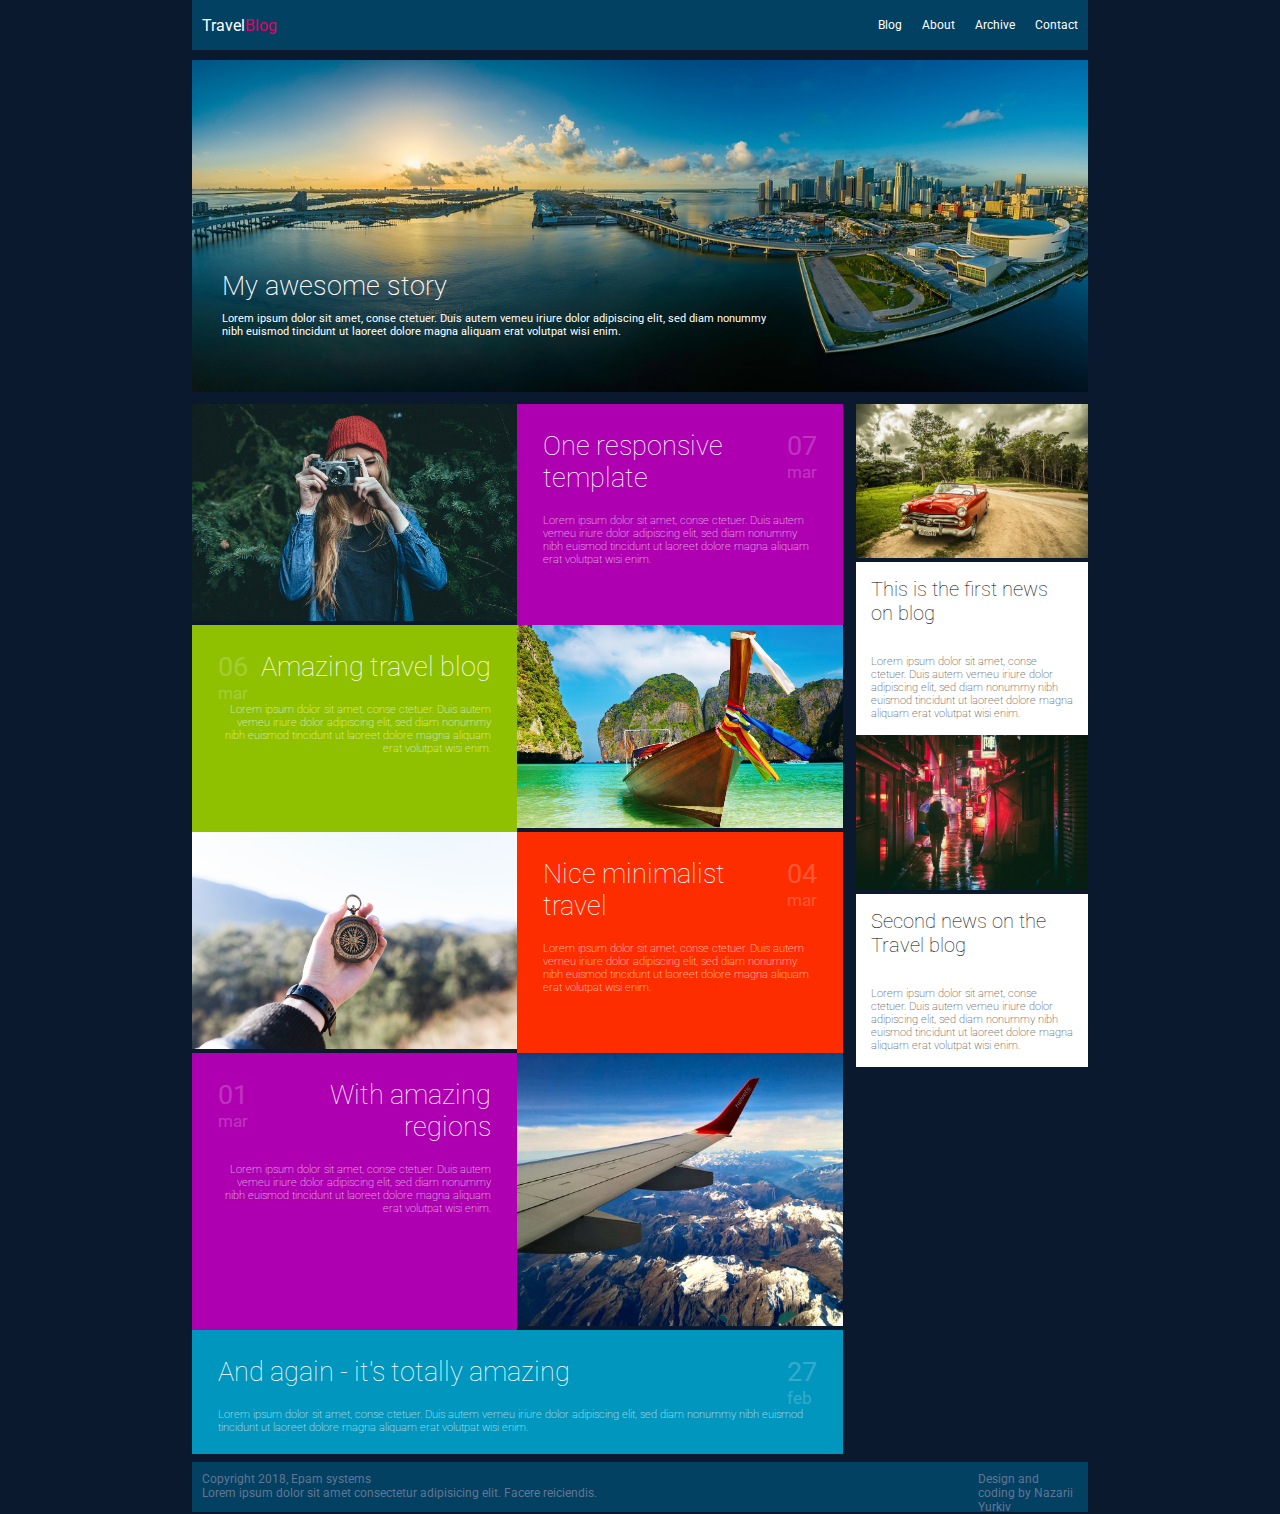
<file: FL12_HW5/homework/index.html>
<!DOCTYPE html>
<html lang="en">

<head>
  <meta charset="UTF-8" />
  <meta name="viewport" content="width=device-width, initial-scale=1.0" />
  <meta http-equiv="X-UA-Compatible" content="ie=edge" />
  <link rel="stylesheet" href="css/styles.css" />
  <link href="https://fonts.googleapis.com/css?family=Roboto:400,100,300,700&subset=latin,latin-ext" rel="stylesheet"
    type="text/css" />
  <title>Responsive</title>
</head>

<body>
  <div class="wrap">
    <header>
      <div class="header_heading">
        <div class="logo">
          <p class="logo-text">Travel<span class="red">Blog</span></p>
        </div>
        <div class="nav">
          <ul class="link-wrap">
            <li class="link-li"><a class="link" href="#">Blog</a></li>
            <li class="link-li"><a class="link" href="#">About</a></li>
            <li class="link-li"><a class="link" href="#">Archive</a></li>
            <li class="link-li"><a class="link" href="#">Contact</a></li>
          </ul>
        </div>
      </div>
      <div class="header_image">
        <div class="image_wrap">
          <img class="img" src="../homework/img/post0.jpg" alt="" />
        </div>
        <div class="header_text">
          <div class="header_title">
            <p>My awesome story</p>
          </div>
          <div class="header_description">
            <p>
              Lorem ipsum dolor sit amet, conse ctetuer. Duis autem vemeu iriure
              dolor adipiscing elit, sed diam nonummy nibh euismod tincidunt ut
              laoreet dolore magna aliquam erat volutpat wisi enim.
            </p>
          </div>
        </div>
      </div>
    </header>
    <main class="main">
      <div class="content">
        <section class="section">
          <div class="section_photo">
            <div class="photo">
              <img class="img" src="../homework/img/post1.jpg" alt="" />
            </div>
          </div>
          <div class="section_description">
            <div class="title_wrap">
              <div class="title">
                <p>One responsive template</p>
              </div>
              <div class="date">
                <div class="number">
                  <p>07</p>
                </div>
                <div class="month">
                  <p>mar</p>
                </div>
              </div>
            </div>

            <div class="description">
              <p>
                Lorem ipsum dolor sit amet, conse ctetuer. Duis autem vemeu
                iriure dolor adipiscing elit, sed diam nonummy nibh euismod
                tincidunt ut laoreet dolore magna aliquam erat volutpat wisi
                enim.
              </p>
            </div>
          </div>
        </section>
        <section class="section">
          <div class="section_photo">
            <div class="photo">
              <img class="img" src="../homework/img/post2.jpg" alt="" />
            </div>
          </div>
          <div class="section_description">
            <div class="title_wrap">
              <div class="title">
                <p>Amazing travel blog</p>
              </div>
              <div class="date">
                <div class="number">
                  <p>06</p>
                </div>
                <div class="month">
                  <p>mar</p>
                </div>
              </div>
            </div>

            <div class="description">
              <p>
                Lorem ipsum dolor sit amet, conse ctetuer. Duis autem vemeu
                iriure dolor adipiscing elit, sed diam nonummy nibh euismod
                tincidunt ut laoreet dolore magna aliquam erat volutpat wisi
                enim.
              </p>
            </div>
          </div>
        </section>
        <section class="section">
          <div class="section_photo">
            <div class="photo">
              <img class="img" src="../homework/img/post3.jpg" alt="" />
            </div>
          </div>
          <div class="section_description">
            <div class="title_wrap">
              <div class="title">
                <p>Nice minimalist travel</p>
              </div>
              <div class="date">
                <div class="number">
                  <p>04</p>
                </div>
                <div class="month">
                  <p>mar</p>
                </div>
              </div>
            </div>

            <div class="description">
              <p>
                Lorem ipsum dolor sit amet, conse ctetuer. Duis autem vemeu
                iriure dolor adipiscing elit, sed diam nonummy nibh euismod
                tincidunt ut laoreet dolore magna aliquam erat volutpat wisi
                enim.
              </p>
            </div>
          </div>
        </section>
        <section class="section">
          <div class="section_photo">
            <div class="photo">
              <img class="img" src="../homework/img/post4.jpg" alt="" />
            </div>
          </div>
          <div class="section_description">
            <div class="title_wrap">
              <div class="title">
                <p>With amazing regions</p>
              </div>
              <div class="date">
                <div class="number">
                  <p>01</p>
                </div>
                <div class="month">
                  <p>mar</p>
                </div>
              </div>
            </div>

            <div class="description">
              <p>
                Lorem ipsum dolor sit amet, conse ctetuer. Duis autem vemeu
                iriure dolor adipiscing elit, sed diam nonummy nibh euismod
                tincidunt ut laoreet dolore magna aliquam erat volutpat wisi
                enim.
              </p>
            </div>
          </div>
        </section>
        <section class="section">
          <div class="section_photo">
            <div class="photo">

            </div>
          </div>
          <div class="section_description">
            <div class="title_wrap">
              <div class="title">
                <p>And again - it's totally amazing</p>
              </div>
              <div class="date date_desktop">
                <div class="number">
                  <p>27</p>
                </div>
                <div class="month">
                  <p>feb</p>
                </div>
              </div>
            </div>

            <div class="description">
              <p>
                Lorem ipsum dolor sit amet, conse ctetuer. Duis autem vemeu
                iriure dolor adipiscing elit, sed diam nonummy nibh euismod
                tincidunt ut laoreet dolore magna aliquam erat volutpat wisi
                enim.
              </p>
            </div>
            <div class="date date_mobile">
              <div class="number">
                <p>27</p>
              </div>
              <div class="month">
                <p>feb</p>
              </div>
            </div>
          </div>
        </section>
      </div>
      <aside class="aside">
        <div class="news">
          <div class="news">
            <div class="news_photo">
              <img class="img" src="../homework/img/news1.jpg" alt="" />
            </div>
            <div class="news_title">
              <p>This is the first news on blog</p>
            </div>
            <div class="news_description">
              <p>
                Lorem ipsum dolor sit amet, conse ctetuer. Duis autem vemeu
                iriure dolor adipiscing elit, sed diam nonummy nibh euismod
                tincidunt ut laoreet dolore magna aliquam erat volutpat wisi
                enim.
              </p>
            </div>
          </div>
          <div class="news">
            <div class="news_photo">
              <img class="img" src="../homework/img/news2.jpg" alt="" />
            </div>
            <div class="news_title">
              <p>Second news on the Travel blog</p>
            </div>
            <div class="news_description">
              <p>
                Lorem ipsum dolor sit amet, conse ctetuer. Duis autem vemeu
                iriure dolor adipiscing elit, sed diam nonummy nibh euismod
                tincidunt ut laoreet dolore magna aliquam erat volutpat wisi
                enim.
              </p>
            </div>
          </div>
        </div>
      </aside>
    </main>
    <footer class="footer">
      <div class="left_side">
        <div class="footer_copyright">
          <p>Copyright 2018, Epam systems</p>
        </div>
        <div class="footer_desription">
          <p>
            Lorem ipsum dolor sit amet consectetur adipisicing elit. Facere
            reiciendis.
          </p>
        </div>
      </div>
      <div class="right_side">
        <div class="author">
          <p>Design and coding by Nazarii Yurkiv</p>
        </div>
      </div>
    </footer>
  </div>

</body>

</html>
</file>
<file: FL12_HW1/homework/style.css>
html,body,div,span,applet,object,iframe,h1,h2,h3,h4,h5,h6,p,blockquote,pre,a,abbr,acronym,address,big,cite,code,del,dfn,em,font,img,ins,kbd,q,s,samp,small,strike,strong,sub,sup,tt,var,b,u,i,center,dl,dt,dd,ol,ul,li,fieldset,form,label,legend,table,caption,tbody,tfoot,thead,tr,th,td{background:transparent;border:0;margin:0;padding:0;vertical-align:baseline}body{line-height:1}h1,h2,h3,h4,h5,h6{clear:both;font-weight:normal}ol,ul{list-style:none}blockquote{quotes:none}blockquote:before,blockquote:after{content:'';content:none}del{text-decoration:line-through}table{border-collapse:collapse;border-spacing:0}a img{border:0}#container{float:left;margin:0 -240px 0 0;width:100%}#primary,#secondary{float:right;overflow:hidden;width:220px}#secondary{clear:right}#footer{clear:both;width:100%}.one-column #content{margin:0 auto;width:640px}.single-attachment #content{margin:0 auto;width:900px}body,input,textarea,.page-title span,.pingback a.url{font-family:Georgia,"Bitstream Charter",serif}h3#comments-title,h3#reply-title,#access .menu,#access div.menu ul,#cancel-comment-reply-link,.form-allowed-tags,#site-info,#site-title,#wp-calendar,.comment-meta,.comment-body tr th,.comment-body thead th,.entry-content label,.entry-content tr th,.entry-content thead th,.entry-meta,.entry-title,.entry-utility,#respond label,.navigation,.page-title,.pingback p,.reply,.widget-title,.wp-caption-text{font-family:"Helvetica Neue",Arial,Helvetica,"Nimbus Sans L",sans-serif}input[type="submit"]{font-family:"Helvetica Neue",Arial,Helvetica,"Nimbus Sans L",sans-serif}pre{font-family:"Courier 10 Pitch",Courier,monospace}code{font-family:Monaco,Consolas,"Andale Mono","DejaVu Sans Mono",monospace}#access .menu-header,div.menu,#colophon,#branding,#main,#wrapper{margin:0 auto;width:940px}#wrapper{background:#fff;margin-top:20px;padding:0 20px}#footer-widget-area{overflow:hidden}#footer-widget-area .widget-area{float:left;margin-right:20px;width:220px}#footer-widget-area #fourth{margin-right:0}#site-info{float:left;font-size:14px;font-weight:bold;width:700px}#site-generator{float:right;width:220px}body{background:#f1f1f1}body,input,textarea{color:#666;font-size:12px;line-height:18px}hr{background-color:#e7e7e7;border:0;clear:both;height:1px;margin-bottom:18px}p{margin-bottom:18px}ul{list-style:square;margin:0 0 18px 1.5em}ol{list-style:decimal;margin:0 0 18px 1.5em}ol ol{list-style:upper-alpha}ol ol ol{list-style:lower-roman}ol ol ol ol{list-style:lower-alpha}ul ul,ol ol,ul ol,ol ul{margin-bottom:0}dl{margin:0 0 24px 0}dt{font-weight:bold}dd{margin-bottom:18px}strong{font-weight:bold}cite,em,i{font-style:italic}big{font-size:131.25%}ins{background:#ffc;text-decoration:none}blockquote{font-style:italic;padding:0 3em}blockquote cite,blockquote em,blockquote i{font-style:normal}pre{background:#f7f7f7;color:#222;line-height:18px;margin-bottom:18px;overflow:auto;padding:1.5em}abbr,acronym{cursor:help}sup,sub{height:0;line-height:1;position:relative;vertical-align:baseline}sup{bottom:1ex}sub{top:.5ex}small{font-size:smaller}input{margin-bottom:10px}input[type="text"],input[type="password"],input[type="email"],input[type="url"],input[type="number"],textarea{background:#f9f9f9;border:1px solid #ccc;box-shadow:inset 1px 1px 1px rgba(0,0,0,0.1);-moz-box-shadow:inset 1px 1px 1px rgba(0,0,0,0.1);-webkit-box-shadow:inset 1px 1px 1px rgba(0,0,0,0.1);padding:2px}a:link{color:#06c}a:visited{color:#743399}a:active,a:hover{color:#ff4b33}.screen-reader-text{clip:rect(1px,1px,1px,1px);overflow:hidden;position:absolute !important;height:1px;width:1px}#header{padding:30px 0 0 0}#site-title{float:left;font-size:30px;line-height:36px;margin:0 0 18px 0;width:700px}#site-title a{color:#000;font-weight:bold;text-decoration:none}#site-description{color:#000;clear:right;float:right;font-style:italic;margin:15px 0 18px 0;opacity:.65;width:220px}#branding img{border-top:4px solid #000;border-bottom:1px solid #000;display:block;float:left}#access{background:#000;display:block;float:left;margin:0 auto;width:940px}#access .menu-header,div.menu{font-size:13px;margin-left:12px;width:928px}#access .menu-header ul,div.menu ul{list-style:none;margin:0}#access .menu-header li,div.menu li{float:left;position:relative}#access a{color:#aaa;display:block;line-height:38px;padding:0 10px;text-decoration:none}#access ul ul{box-shadow:0 3px 3px rgba(0,0,0,0.2);-moz-box-shadow:0 3px 3px rgba(0,0,0,0.2);-webkit-box-shadow:0 3px 3px rgba(0,0,0,0.2);display:none;position:absolute;top:38px;left:0;float:left;width:180px;z-index:99999}#access ul ul li{min-width:180px}#access ul ul ul{left:100%;top:0}#access ul ul a{background:#333;line-height:1em;padding:10px;width:160px;height:auto}#access li:hover>a,#access ul ul:hover>a{background:#333;color:#fff}#access ul li:hover>ul{display:block}#access ul li.current_page_item>a,#access ul li.current_page_ancestor>a,#access ul li.current-menu-ancestor>a,#access ul li.current-menu-item>a,#access ul li.current-menu-parent>a{color:#fff}* html #access ul li.current_page_item a,* html #access ul li.current_page_ancestor a,* html #access ul li.current-menu-ancestor a,* html #access ul li.current-menu-item a,* html #access ul li.current-menu-parent a,* html #access ul li a:hover{color:#fff}#main{clear:both;overflow:hidden;padding:40px 0 0 0}#content{margin-bottom:36px}#content,#content input,#content textarea{color:#333;font-size:16px;line-height:24px}#content p,#content ul,#content ol,#content dd,#content pre,#content hr{margin-bottom:24px}#content ul ul,#content ol ol,#content ul ol,#content ol ul{margin-bottom:0}#content pre,#content kbd,#content tt,#content var{font-size:15px;line-height:21px}#content code{font-size:13px}#content dt,#content th{color:#000}#content h1,#content h2,#content h3,#content h4,#content h5,#content h6{color:#000;line-height:1.5em;margin:0 0 20px 0}#content table{border:1px solid #e7e7e7;margin:0 -1px 24px 0;text-align:left;width:100%}#content tr th,#content thead th{color:#777;font-size:12px;font-weight:bold;line-height:18px;padding:9px 24px;border-right:1px solid #e7e7e7}#content tr td{border-top:1px solid #e7e7e7;padding:6px 24px;border-right:1px solid #e7e7e7}#content tr.odd td{background:#f2f7fc}.hentry{margin:0 0 48px 0}.home .sticky{background:#f2f7fc;border-top:4px solid #000;margin-left:-20px;margin-right:-20px;padding:18px 20px}.single .hentry{margin:0 0 36px 0}.page-title{color:#000;font-size:14px;font-weight:bold;margin:0 0 36px 0}.page-title span{color:#333;font-size:16px;font-style:italic;font-weight:normal}.page-title a:link,.page-title a:visited{color:#777;text-decoration:none}.page-title a:active,.page-title a:hover{color:#ff4b33}#content .entry-title{color:#000;font-size:21px;font-weight:bold;line-height:1.3em;margin-bottom:0}.entry-title a:link,.entry-title a:visited{color:#000;text-decoration:none}.entry-title a:active,.entry-title a:hover{color:#ff4b33}.entry-meta{color:#777;font-size:12px}.entry-meta abbr,.entry-utility abbr{border:0}.entry-meta abbr:hover,.entry-utility abbr:hover{border-bottom:1px dotted #666}.single-author .by-author{position:absolute !important;clip:rect(1px 1px 1px 1px);clip:rect(1px,1px,1px,1px)}.entry-content,.entry-summary{clear:both;padding:12px 0 0 0}.entry-content .more-link{white-space:nowrap}#content .entry-summary p:last-child{margin-bottom:12px}.entry-content fieldset{border:1px solid #e7e7e7;margin:0 0 24px 0;padding:24px}.entry-content fieldset legend{background:#fff;color:#000;font-weight:bold;padding:0 24px}.entry-content input{margin:0 0 24px 0}.entry-content input.file,.entry-content input.button{margin-right:24px}.entry-content label{color:#777;font-size:12px}.entry-content select{margin:0 0 24px 0}.entry-content sup,.entry-content sub{font-size:10px}.entry-content blockquote.left{float:left;margin-left:0;margin-right:24px;text-align:right;width:33%}.entry-content blockquote.right{float:right;margin-left:24px;margin-right:0;text-align:left;width:33%}.page-link{clear:both;color:#000;font-weight:bold;line-height:48px;word-spacing:.5em}.page-link a:link,.page-link a:visited{background:#f1f1f1;color:#333;font-weight:normal;padding:.5em .75em;text-decoration:none}.home .sticky .page-link a{background:#d9e8f7}.page-link a:active,.page-link a:hover{color:#ff4b33}body.page .edit-link{clear:both;display:block}#entry-author-info{background:#f2f7fc;border-top:4px solid #000;clear:both;font-size:14px;line-height:20px;margin:24px 0;overflow:hidden;padding:18px 20px}#entry-author-info #author-avatar{background:#fff;border:1px solid #e7e7e7;float:left;height:60px;margin:0 -104px 0 0;padding:11px}#entry-author-info #author-description{float:left;margin:0 0 0 104px}#entry-author-info h2{color:#000;font-size:100%;font-weight:bold;margin-bottom:0}.entry-utility{clear:both;color:#777;font-size:12px;line-height:18px}.entry-meta a,.entry-utility a{color:#777}.entry-meta a:hover,.entry-utility a:hover{color:#ff4b33}#content .video-player{padding:0}.format-standard .wp-video,.format-standard .wp-audio-shortcode,.format-audio .wp-audio-shortcode,.format-standard .video-player{margin-bottom:24px}.home #content .format-aside p,.home #content .category-asides p{font-size:14px;line-height:20px;margin-bottom:10px;margin-top:0}.format-gallery .size-thumbnail img,.category-gallery .size-thumbnail img{border:10px solid #f1f1f1;margin-bottom:0}.format-gallery .gallery-thumb,.category-gallery .gallery-thumb{float:left;margin-right:20px;margin-top:-4px}.home #content .format-gallery .entry-utility,.home #content .category-gallery .entry-utility{padding-top:4px}.attachment .entry-content .entry-caption{font-size:140%;margin-top:24px}.attachment .entry-content .nav-previous a:before{content:'\2190\00a0'}.attachment .entry-content .nav-next a:after{content:'\00a0\2192'}#content img.size-auto,#content img.size-full,#content img.size-large,#content img.size-medium,#content .entry-attachment img,#content .widget-container img{max-width:100%;height:auto}#ie8 #content img.size-auto,#ie8 #content img.size-full,#ie8 #content img.size-large,#ie8 #content img.size-medium,#ie8 #content .entry-attachment img{width:auto}.alignleft,img.alignleft{display:inline;float:left;margin-right:24px;margin-top:4px}.alignright,img.alignright{display:inline;float:right;margin-left:24px;margin-top:4px}.aligncenter,img.aligncenter{clear:both;display:block;margin-left:auto;margin-right:auto}img.alignleft,img.alignright,img.aligncenter{margin-bottom:12px}.wp-caption{background:#f1f1f1;line-height:18px;margin-bottom:20px;max-width:100%;padding:4px;text-align:center}.wp-caption img{margin:5px 5px 0;max-width:622px}.wp-caption p.wp-caption-text{color:#777;font-size:12px;margin:5px}.wp-smiley{margin:0}.gallery{margin:0 auto 18px}.gallery .gallery-item{float:left;margin-top:0;text-align:center}.gallery-columns-1 .gallery-item{width:100%}.gallery-columns-2 .gallery-item{width:50%}.gallery-columns-3 .gallery-item{width:33%}.gallery-columns-4 .gallery-item{width:25%}.gallery-columns-5 .gallery-item{width:20%}.gallery-columns-6 .gallery-item{width:16%}.gallery-columns-7 .gallery-item{width:14%}.gallery-columns-8 .gallery-item{width:12%}.gallery-columns-9 .gallery-item{width:11%}.gallery-columns-1 img{max-width:620px}.gallery-columns-2 img{max-width:288px}.gallery-columns-3 img{max-width:177px}.gallery-columns-4 img{max-width:122px}.gallery-columns-5 img{max-width:88px}.gallery-columns-6 img{max-width:66px}.gallery-columns-7 img{max-width:50px}.gallery-columns-8 img{max-width:39px}.gallery-columns-9 img{max-width:29px}.gallery-item img{height:auto}.gallery-columns-2 .attachment-medium{max-width:92%;height:auto}.gallery-columns-4 .attachment-thumbnail{max-width:84%;height:auto}.gallery .gallery-caption{color:#777;font-size:12px;margin:0 0 12px}.gallery dl{margin:0}.gallery img{border:10px solid #f1f1f1}.gallery br+br{display:none}#content .entry-attachment img{display:block;margin:0 auto}.navigation{color:#777;font-size:12px;line-height:18px;overflow:hidden}.navigation a:link,.navigation a:visited{color:#777;text-decoration:none}.navigation a:active,.navigation a:hover{color:#ff4b33}.nav-previous{float:left;width:50%}.nav-next{float:right;text-align:right;width:50%}#nav-above{margin:0 0 18px 0}#nav-above{display:none}.paged #nav-above,.single #nav-above{display:block}#nav-below{margin:-18px 0 0 0}#comments{clear:both}#comments .navigation{padding:0 0 18px 0}h3#comments-title,h3#reply-title{color:#000;font-size:20px;font-weight:bold;margin-bottom:0}h3#comments-title{padding:24px 0}.commentlist{list-style:none;margin:0}.commentlist li.comment{border-bottom:1px solid #e7e7e7;line-height:24px;margin:0 0 24px 0;padding:0 0 0 56px;position:relative}.commentlist li:last-child{border-bottom:0;margin-bottom:0}#comments .comment-body ul,#comments .comment-body ol{margin-bottom:18px}#comments .comment-body p:last-child{margin-bottom:6px}#comments .comment-body blockquote p:last-child{margin-bottom:24px}.commentlist ol{list-style:decimal}.commentlist .avatar{position:absolute;top:4px;left:0}.comment-author cite{color:#000;font-style:normal;font-weight:bold}.comment-author .says{font-style:italic}.comment-meta{font-size:12px;margin:0 0 18px 0}.comment-meta a:link,.comment-meta a:visited{color:#777;text-decoration:none}.comment-meta a:active,.comment-meta a:hover{color:#ff4b33}.commentlist .bypostauthor>div{background:#f2f7fc;border-top:4px solid #000;margin-bottom:10px;padding:10px 0 0 20px}.reply{font-size:12px;padding:0 0 24px 0}.reply a,a.comment-edit-link{color:#777}.reply a:hover,a.comment-edit-link:hover{color:#ff4b33}.commentlist .children{list-style:none;margin:0}.commentlist .children li{border:0;margin:0}.nopassword,.nocomments{display:none}#comments .pingback{border-bottom:1px solid #e7e7e7;margin-bottom:18px;padding-bottom:18px}.commentlist li.comment+li.pingback{margin-top:-6px}#comments .pingback p{color:#777;display:block;font-size:12px;line-height:18px;margin:0}#comments .pingback .url{font-size:13px;font-style:italic}input[type="submit"]{color:#333}form{text-align:right}input{width:200px}#respond{border-top:1px solid #e7e7e7;margin:24px 0;overflow:hidden;position:relative}#respond p{margin:0}#respond .comment-notes{margin-bottom:1em}.form-allowed-tags{line-height:1em}.children #respond{margin:0 48px 0 0}h3#reply-title{margin:18px 0}#comments-list #respond{margin:0 0 18px 0}#comments-list ul #respond{margin:0}#cancel-comment-reply-link{font-size:12px;font-weight:normal;line-height:18px}#respond .required{color:#ff4b33;font-weight:bold}#respond label{color:#777;font-size:12px}#respond input{margin:0 0 9px;width:98%}#respond textarea{width:98%}#respond .form-allowed-tags{color:#777;font-size:12px;line-height:18px}#respond .form-allowed-tags code{font-size:11px}#respond .form-submit{margin:12px 0}#respond .form-submit input{font-size:14px;width:auto}.widget-area ul{list-style:none;margin-left:0}.widget-area ul ul{list-style:square;margin-left:1.3em}.widget-area select{max-width:100%}.widget_search #s{width:60%}.widget_search label{display:none}.widget-container{word-wrap:break-word;-webkit-hyphens:auto;-moz-hyphens:auto;hyphens:auto;margin:0 0 18px 0}.widget-container .wp-caption img{margin:auto}.widget-container.widget_image .wp-caption{width:auto}.widget-container.widget_image .wp-caption img{margin-left:-8px}.widget-title{color:#222;font-size:14px;font-weight:bold}.widget-area a:link,.widget-area a:visited{text-decoration:none}.widget-area a:active,.widget-area a:hover{text-decoration:underline}.widget-area .entry-meta{font-size:11px}#wp_tag_cloud div{line-height:1.6em}#wp-calendar{width:100%}#wp-calendar caption{color:#222;font-size:14px;font-weight:bold;padding-bottom:4px;text-align:left}#wp-calendar thead{font-size:11px}#wp-calendar tbody{color:#aaa}#wp-calendar tbody td{background:#f5f5f5;border:1px solid #fff;padding:3px 0 2px;text-align:center}#wp-calendar tbody .pad{background:0}#wp-calendar tfoot #next{text-align:right}.widget_rss a.rsswidget{color:#000}.widget_rss a.rsswidget:hover{color:#ff4b33}.widget_rss .widget-title img{width:11px;height:11px}#main .widget-area ul{margin-left:0;padding:0 20px 0 0}#main .widget-area ul ul{border:0;margin-left:1.3em;padding:0}#main .widget-container.music-player ul{margin:0}#footer{margin-bottom:20px}#colophon{border-top:4px solid #000;margin-top:-4px;overflow:hidden;padding:18px 0}#site-info{font-weight:bold}#site-info a{color:#000;text-decoration:none}#site-generator{font-style:italic;position:relative}#site-generator a{background:url(images/wordpress.png) center left no-repeat;color:#666;display:inline-block;line-height:16px;padding-left:20px;text-decoration:none}#site-generator a:hover{text-decoration:underline}img#wpstats{display:block;margin:0 auto 10px}pre{-webkit-text-size-adjust:140%}code{-webkit-text-size-adjust:160%}#access,.entry-meta,.entry-utility,.navigation,.widget-area{-webkit-text-size-adjust:120%}#site-description{-webkit-text-size-adjust:none}@media print{body{background:none !important}#wrapper{clear:both !important;display:block !important;float:none !important;position:relative !important}#header{border-bottom:2pt solid #000;padding-bottom:18pt}#colophon{border-top:2pt solid #000}#site-title,#site-description{float:none;line-height:1.4em;margin:0;padding:0}#site-title{font-size:13pt}.entry-content{font-size:14pt;line-height:1.6em}.entry-title{font-size:21pt}#access,#branding img,#respond,.comment-edit-link,.edit-link,.navigation,.page-link,.widget-area{display:none !important}#container,#header,#footer{margin:0;width:100%}#content,.one-column #content{margin:24pt 0 0;width:100%}.wp-caption p{font-size:11pt}#site-info,#site-generator{float:none;width:auto}#colophon{width:auto}img#wpstats{display:none}#site-generator a{margin:0;padding:0}#entry-author-info{border:1px solid #e7e7e7}#main{display:inline}.home .sticky{border:0}}img{width:140px;vertical-align:middle;display:block;margin:0 auto;margin-left:calc(50% - 50px);margin-bottom:20px}nav>a{padding:10px;color:#0279c1}nav>a b:hover{color:#00527a}nav>a:visited{color:#0279c1}article{padding-left:10px}footer{margin-top:20px;padding:40px 20px;text-align:center;background:#3333}
</file>
<file: FL12_HW2/homework/css/general.css>
/* 

please don't edit this styles

*/

h2.tm-section-title {
    color: lightskyblue;
}

a:focus {
    color: #666;
    outline: 0
}

ul {
    padding: 0;
    margin: 0
}

body {
    background-color: #f5f5f5;
    color: #000;
    font-family: 'Open Sans', Helvetica, Arial, sans-serif;
    font-size: 16px;
    font-weight: 300;
    padding-top: 30px;
    overflow-x: hidden
}

section:before {
    position: absolute;
    z-index: 1
}

.box,
.tm-content-box,
.tm-main-nav {
    background-color: #fff
}

.tm-sidebar {
    z-index: 10;
    position: fixed;
    left: 0;
    right: 0;
    top: 0;
    width: 100%;
}

.tm-sidebar ul{
    margin: 0px;
    display: flex;
}

.tm-main-nav {
    font-size: 1.5em;
    text-align: center
}

.tm-nav-item {
    list-style: none;
    width: 100%;
}

.tm-nav-item-link {
    border: 1px solid transparent;
    color: #666;
    display: block;
    padding: 10px;
    width: 100%;
    -webkit-transition: all .3s ease;
    transition: all .3s ease
}

.carousel-indicators li,
.tm-banner-inner {
    border: 1px solid lightgrey
}


.tm-nav-item-link.active,
.tm-nav-item-link:hover {
    color: #666;
    text-decoration: none;
}

.tm-nav-item-link:focus {
    text-decoration: none
}

.tm-banner-text,
.tm-banner-title,
.tm-section-title {
    color: #666;
    font-weight: 300;
    margin: 0
}

.tm-section-title {
    margin-bottom: 20px
}

.tm-section-title-box {
    margin-bottom: 0
}

.tm-banner-title {
    font-size: 3.3em;
    letter-spacing: 2px;
    text-transform: uppercase
}

.tm-main-content {
    padding-top: 70px;
}

.tm-content-box {
    overflow: hidden;
    margin-bottom: 30px
}

.padding-medium {
    padding: 40px
}

.tm-banner {
    padding: 30px
}

.tm-banner-inner {
    padding: 30px 0;
    height: 100%;
    text-align: center;
    display: flex;
    -webkit-box-orient: vertical;
    -webkit-box-direction: normal;
    -webkit-flex-direction: column;
    -ms-flex-direction: column;
    flex-direction: column;
    -webkit-box-align: center;
    -webkit-align-items: center;
    -ms-flex-align: center;
    align-items: center;
    -webkit-box-pack: center;
    -webkit-justify-content: center;
    -ms-flex-pack: center;
    justify-content: center
}

.tm-banner-inner img{
    width: 120px;
}

.tm-banner-text {
    font-size: 1.4em
}

.boxes,
.tm-box-bg-title {
    display: -webkit-box;
    display: -webkit-flex;
    display: -ms-flexbox
}

/*.flex-item {*/
    /*-webkit-box-flex: 0 1 auto;*/
    /*-webkit-flex: 0 1 auto;*/
    /*-ms-flex: 0 1 auto;*/
    /*flex: 0 1 auto*/
/*}*/

.section-description {
    line-height: 1.8;
    margin-bottom: 25px
}

.section-description:last-child {
    margin-bottom: 0
}

.tm-team-description-container {
    max-width: 500px
}

.tm-team-info {
    display: flex
}

.box {
    list-style: none;
    width: 33.3333%;
    height: auto;
}

.box-bg {
    position: relative
}

.box-img {
    width: 100%;
}

.tm-box-bg-title {
    position: absolute;
    top: 0;
    right: 0;
    bottom: 0;
    left: 0;
    display: flex;
    -webkit-box-align: center;
    -webkit-align-items: center;
    -ms-flex-align: center;
    align-items: center;
    -webkit-box-pack: center;
    -webkit-justify-content: center;
    -ms-flex-pack: center;
    justify-content: center
}

.boxes {
    display: flex;
    -webkit-flex-wrap: wrap;
    -ms-flex-wrap: wrap;
    flex-wrap: wrap
}

.gallery-container a {
    cursor: -webkit-zoom-in;
    cursor: zoom-in
}

.carousel {
    position: relative;
    height: auto;
    padding: 50px 50px 80px;
    text-align: center
}

.carousel-indicators {
    bottom: 30px
}

.carousel-content {
    color: #000;
    display: -webkit-box;
    display: -webkit-flex;
    display: -ms-flexbox;
    display: flex;
    -webkit-box-align: center;
    -webkit-align-items: center;
    -ms-flex-align: center;
    align-items: center
}

.carousel-indicators .active {
    background-color: lightgrey
}

.contact-form {
    overflow: hidden
}

.form-control {
    border-radius: 0;
    font-size: 1em
}

.form-control:focus {
    border-color: lightgrey;
    box-shadow: inset 0 1px 1px rgba(0, 0, 0, .075), 0 0 8px rgba(153, 153, 153, .45)
}

.form-group {
    margin-bottom: 20px
}

.form-group-2-col-left {
    padding-left: 0;
    padding-right: 5px
}

.form-group-2-col-right {
    padding-right: 0;
    padding-left: 5px
}

.mandatory-field:after {
    position: absolute;
    top: 0;
    right: 7px
}

.carousel-inner>.carousel-item>a>img, .carousel-inner>.carousel-item>img, .img-contact-us {
    width: 100%;
}

.tm-footer {
    color: #666;
    padding-bottom: 15px
}
</file>
<file: FL12_HW2/homework/css/style.css>
.tm-nav-item:hover {
    background-color: lightskyblue;
    color: #fff;
}


.tm-nav-item-link:hover {
    color: #fff;
}

.tm-banner {
    background: linear-gradient(to right, lightskyblue, burlywood);
}

.tm-banner-inner {
    background-color: #fff;
}

.tm-banner-text {
    text-shadow: 4px 5px 3px rgba(51, 51, 51, 0.7);
    animation-name: move;
    animation-duration: 3s;
}

@keyframes move {
    from {
        margin-left: 500px;
    }

    to {
        margin-left: 0px;
    }
}

section .tm-content-box {
    display: flex;
}

.tm-team-img {
    width: 100%;
}

.tm-team-img img {
    width: 100%;
}

.tm-team-description-container {
    margin: auto;
    text-align: center;
}

.box-bg:hover {
    background-color: lightgray;
}

.heading h2 {
    text-align: center;
    color: lightskyblue;
    font-weight: 300;

}

ol {
    list-style: lower-latin;
}

.heading li a:hover:before {
    content: ">";
}

.heading li:nth-child(1):after,
.heading li:nth-child(3):after {
    content: "New";
    color: red;
    font-size: 12px;
    position: relative;
    bottom:8px;
    font-weight: bold;
    
}
.blocks .tm-team-description-container,tm-section-title{
    margin: 0;
    text-align: left;
}

.blocks .tm-team-description-container p{
    text-indent:1.5em
}
.blocks .tm-team-description-container .tm-section-description:nth-child(3){
    letter-spacing: 5px;
    word-spacing: 10px;
    font-style: italic;
}
.box-work{
        padding: 10px;
}

.box-work p:first-letter{
    font-weight: bold;
}
.box-work:nth-child(2n-1){
    
    background-color: lightskyblue;
    color: white;
}

  .tm-section-description {
        line-height: 30px;
}

.form-control{
    border:none;
    border-bottom: 1px solid lightskyblue;
}
.form-control:focus{
    background-color: lightskyblue;
}
.form-group textarea{
    border: 1px solid lightskyblue; 
    height: 140px;
    background-image: url(../img/email-icon.png);
    background-repeat: no-repeat;
    background-position: 99% 93%;
    background-size: 30px;
    
}
.form-group textarea:focus{
    background-color: #fff;
    box-shadow: none;
    border: 1px solid lightskyblue; 
}
section{
    box-shadow: 0 0 10px rgba(61, 55, 61, 0.7) ;
}
section:before {
  content: "";
  width: 0;
  height: 0;
  border-right: 45px solid transparent;
  border-top: 45px solid lightskyblue;
 }

@media print {



    .blocks,
    body,
    .tm-footer {
        background-color: #ffffff;
    }

    .tm-team-description-container {
        max-width: none;
        margin: auto;
    }

   

    .team-description-container:nth-child(3) {
        letter-spacing: 9px;

    }

    .tm-content-box {
        margin-bottom: 0;

    }

    ol {
        list-style: none;
        margin: auto;
        width: 60%;

    }

    li:nth-child(odd) {
        margin-left: 65%
    }

    .tm-team-description-container:nth-child(n) {
        text-align: center;
    }

    .tm-main-content {
        padding: 0;
    }

    .carousel {
        padding: 0;
    }

    .padding-medium h2 {
        text-align: center;
        color: lightskyblue;
        /* color: black; */
        font-weight: 300;
    }

    .padding-medium {
        padding: 0;
    }

    section:nth-child(6),
    .carousel-indicators,
    .gallery-container,
    .tm-team-img,
    .tm-sidebar {
        display: none;
    }

}
</file>
<file: FL12_HW3/homework/css/style1.css>
* {
  font-family: sans-serif;
  color: #2c2e3c;
  margin: 0;
  padding: 0; }
  * .header {
    height: 720px;
    background-image: url(../img/m-h-day.jpg);
    overflow: visible;
    border-radius: 0 0 40% 0;
    background-repeat: no-repeat;
    background-size: cover;
    background-position-y: -282px; }
    * .header .header-wrap {
      width: 80vw;
      margin: auto; }
      * .header .header-wrap .landing-logo {
        display: flex;
        flex-direction: row;
        padding: 20px 0 0 0; }
        * .header .header-wrap .landing-logo img {
          width: 45px;
          height: 45px; }
        * .header .header-wrap .landing-logo p {
          display: flex;
          flex-direction: column;
          margin: 2px 0 0 10px;
          font-size: 18px; }
          * .header .header-wrap .landing-logo p span {
            margin: 2px;
            text-align: center;
            font-size: 10px; }
      * .header .header-wrap .header_heading {
        font-size: 50px;
        width: 40vw;
        width: 500px;
        font-size: 60px;
        margin: 65px 0 0 0;
        font-weight: bold; }
      * .header .header-wrap .header_text {
        width: 700px;
        margin: 60px 0;
        line-height: 25px; }
      * .header .header-wrap .header_button {
        background-color: #55a100;
        width: 142px;
        height: 44px;
        color: #f2f3f7;
        font-size: 16px;
        border-radius: 5px;
        border: none; }
      * .header .header-wrap .login {
        margin: 0 0 0 180px;
        color: #ffffff; }
  * .section .section_text {
    font-size: 40px;
    text-align: center;
    margin: 30px 0; }
  * .section .section_card_wrap {
    display: flex;
    flex-direction: column;
    align-items: center;
    margin: 0 0 25px 0; }
    * .section .section_card_wrap .section_card {
      width: 1120px;
      display: flex;
      background-color: #21222e;
      margin-bottom: 25px;
      height: 250px;
      padding: 15px;
      border-radius: 10px; }
      * .section .section_card_wrap .section_card .section_card_img {
        height: auto;
        width: 400px;
        border-radius: 5px; }
      * .section .section_card_wrap .section_card .section_card_right_container {
        margin: 40px auto 0; }
        * .section .section_card_wrap .section_card .section_card_right_container .section_card_heading {
          font-size: 22px;
          color: #ffffff; }
        * .section .section_card_wrap .section_card .section_card_right_container .section_card_heading,
        * .section .section_card_wrap .section_card .section_card_right_container .section_link {
          text-align: center; }
        * .section .section_card_wrap .section_card .section_card_right_container .section_card_text {
          text-align: justify;
          width: 500px;
          margin: 40px 0;
          color: #C0C2CE; }
        * .section .section_card_wrap .section_card .section_card_right_container p,
        * .section .section_card_wrap .section_card .section_card_right_container a {
          color: #C0C2CE;
          display: flex;
          justify-content: center; }
  * .section .section_banner {
    display: flex;
    background: linear-gradient(to right, #509d03, #394cd4);
    border-radius: 5px;
    margin: auto;
    position: relative;
    height: 130px;
    bottom: -65px;
    width: 1200px; }
    * .section .section_banner .section_banner_text_wrap {
      margin: 25px 0 0 150px; }
      * .section .section_banner .section_banner_text_wrap .section_banner_heading {
        font-size: 24px; }
      * .section .section_banner .section_banner_text_wrap .section_banner_text {
        color: #c0c2ce;
        margin: 15px 0 0 0;
        font-size: 13px; }
    * .section .section_banner .section_banner_button {
      margin: 44px 0 0 450px;
      background-color: #55a100;
      width: 142px;
      height: 44px;
      color: #f2f3f7;
      font-size: 16px;
      border-radius: 5px;
      border: none; }
  * footer {
    width: 100vw; }
    * footer .footer-wrap {
      padding-top: 130px;
      display: flex;
      background-color: #21222e;
      height: 100px;
      justify-content: space-around; }
      * footer .footer-wrap p,
      * footer .footer-wrap span {
        color: #c0c2ce; }
      * footer .footer-wrap .footer_text {
        width: 350px; }
      * footer .footer-wrap .landing-logo {
        display: flex;
        flex-direction: row; }
        * footer .footer-wrap .landing-logo img {
          width: 45px;
          height: 45px; }
        * footer .footer-wrap .landing-logo p {
          display: flex;
          flex-direction: column;
          margin: 2px 0 0 10px;
          font-size: 18px; }
          * footer .footer-wrap .landing-logo p span {
            margin: 2px;
            text-align: center;
            font-size: 10px; }
</file>
<file: FL12_HW3/homework/css/style2.css>
* {
  font-family: sans-serif;
  color: #2c2e3c;
  margin: 0;
  padding: 0; }
  * .header {
    height: 720px;
    background-image: url(../img/m-h-day.jpg);
    overflow: visible;
    border-radius: 0 0 40% 0;
    background-repeat: no-repeat;
    background-size: cover;
    background-position-y: -282px; }
    * .header .header-wrap {
      width: 80vw;
      margin: auto; }
      * .header .header-wrap .landing-logo {
        display: flex;
        flex-direction: row;
        padding: 20px 0 0 0; }
        * .header .header-wrap .landing-logo img {
          width: 45px;
          height: 45px; }
        * .header .header-wrap .landing-logo p {
          display: flex;
          flex-direction: column;
          margin: 2px 0 0 10px;
          font-size: 18px; }
          * .header .header-wrap .landing-logo p span {
            margin: 2px;
            text-align: center;
            font-size: 10px; }
      * .header .header-wrap .header_heading {
        font-size: 50px;
        width: 40vw;
        width: 500px;
        font-size: 60px;
        margin: 65px 0 0 0;
        font-weight: bold; }
      * .header .header-wrap .header_text {
        width: 700px;
        margin: 60px 0;
        line-height: 25px; }
      * .header .header-wrap .header_button {
        background-color: #55a100;
        width: 142px;
        height: 44px;
        color: #f2f3f7;
        font-size: 16px;
        border-radius: 5px;
        border: none; }
      * .header .header-wrap .login {
        margin: 0 0 0 180px;
        color: #ffffff; }
  * .section .section_text {
    font-size: 40px;
    text-align: center;
    margin: 30px 0; }
  * .section .section_card_wrap {
    display: flex;
    flex-direction: column;
    align-items: center;
    margin: 0 0 25px 0; }
    * .section .section_card_wrap .section_card {
      width: 1120px;
      display: flex;
      background-color: #21222e;
      margin-bottom: 25px;
      height: 250px;
      padding: 15px;
      border-radius: 10px; }
      * .section .section_card_wrap .section_card .section_card_img {
        height: auto;
        width: 400px;
        border-radius: 5px; }
      * .section .section_card_wrap .section_card .section_card_right_container {
        margin: 40px auto 0; }
        * .section .section_card_wrap .section_card .section_card_right_container .section_card_heading {
          font-size: 22px;
          color: #ffffff; }
        * .section .section_card_wrap .section_card .section_card_right_container .section_card_heading,
        * .section .section_card_wrap .section_card .section_card_right_container .section_link {
          text-align: center; }
        * .section .section_card_wrap .section_card .section_card_right_container .section_card_text {
          text-align: justify;
          width: 500px;
          margin: 40px 0;
          color: #C0C2CE; }
        * .section .section_card_wrap .section_card .section_card_right_container p,
        * .section .section_card_wrap .section_card .section_card_right_container a {
          color: #C0C2CE;
          display: flex;
          justify-content: center; }
  * .section .section_banner {
    display: flex;
    background: linear-gradient(to right, #509d03, #394cd4);
    border-radius: 5px;
    margin: auto;
    position: relative;
    height: 130px;
    bottom: -65px;
    width: 1200px; }
    * .section .section_banner .section_banner_text_wrap {
      margin: 25px 0 0 150px; }
      * .section .section_banner .section_banner_text_wrap .section_banner_heading {
        font-size: 24px; }
      * .section .section_banner .section_banner_text_wrap .section_banner_text {
        color: #c0c2ce;
        margin: 15px 0 0 0;
        font-size: 13px; }
    * .section .section_banner .section_banner_button {
      margin: 44px 0 0 450px;
      background-color: #55a100;
      width: 142px;
      height: 44px;
      color: #f2f3f7;
      font-size: 16px;
      border-radius: 5px;
      border: none; }
  * footer {
    width: 100vw; }
    * footer .footer-wrap {
      padding-top: 130px;
      display: flex;
      background-color: #21222e;
      height: 100px;
      justify-content: space-around; }
      * footer .footer-wrap p,
      * footer .footer-wrap span {
        color: #c0c2ce; }
      * footer .footer-wrap .footer_text {
        width: 350px; }
      * footer .footer-wrap .landing-logo {
        display: flex;
        flex-direction: row; }
        * footer .footer-wrap .landing-logo img {
          width: 45px;
          height: 45px; }
        * footer .footer-wrap .landing-logo p {
          display: flex;
          flex-direction: column;
          margin: 2px 0 0 10px;
          font-size: 18px; }
          * footer .footer-wrap .landing-logo p span {
            margin: 2px;
            text-align: center;
            font-size: 10px; }
</file>
<file: FL12_HW4/homework/css/style.css>
* {
  padding: 0;
  margin: 0;
  box-sizing: border-box;
  color: #777777;
}
.img {
  width: 100%;
}
.round {
  border-radius: 50%;
}
.empty-space {
  height: 85px;
}
.header {
  background-color: #fff;
  display: flex;
  position: fixed;
  width: 100vw;
  height: 85px;
  z-index: 4;
}
.logo-wrap {
  width: 50%;
}
.logo {
  color: #000;
  padding: 28px 0 27px 15.5vw;
  font-size: 25px;
  letter-spacing: 2px;
}
.navigation {
  font-size: 18px;
  width: 35%;
  margin: auto 0 auto 200px;
  display: flex;
  list-style: none;
}
.link {
  text-decoration: none;
  padding: 0 20px;
}
.link:hover {
  color: #bfba55;
}
.main-block {
  height: 50.5vw;
  overflow: hidden;
}
.over-image {
  width: 100%;
  position: absolute;
  display: flex;
  flex-direction: column;
  align-items: center;
  top: 25vw;
  z-index: 3;
}
.main-title {
  font-size: 4.9vw;
}
.blackout {
  position: absolute;
  background-color: #000;
  width: 100%;
  height: 50.5vw;
  opacity: 0.7;
}
.main-title-text {
  color: #fff;
}
.subtitle-text {
  color: #bfba55;
  font-size: 1.08vw;
  margin: 1.375vw 0 2.625vw;
}
.button {
  width: 9.625vw;
  height: 2.75vw;
  background-color: #fff;
  border: none;
  border-radius: 1.4vw;
  font-size: 0.8vw;
}
.article button {
  width: 190px;
  height: 50px;
  background-color: #fff;
  border: 1px solid #cccccc;
  border-radius: 25px;
  font-size: 15px;
}
.container {
  margin: 100px 0;
  display: flex;
  flex-direction: column;
  align-items: center;
}
.article {
  width: 60%;
}
.info {
  display: flex;
}
.author {
  display: flex;
}
.author-photo {
  width: 40px;
}
.date {
  margin: auto 20px;
}
.name {
  margin: auto 0 auto 7px;
}
.comments {
  margin: auto 0;
}
.title {
  margin: 25px 0 10px;
}
.title-text {
  color: black;
  font-size: 30px;
  letter-spacing: -1px;
}
.text {
  margin: 15px 0 30px;
}
.hr {
  width: 60%;
  margin: 60px 0 80px;
  background-color: #f0f0f0;
  border-top: 1px solid #f0f0f0;
}
.footer {
  background-color: #000000;
  display: flex;
  justify-content: center;
}

.footer-wrap {
  width: 60%;
  display: flex;
  margin: 72px 0 50px;
}
.footer-title-text {
  color: #ffffff;
  font-weight: bold;
  font-size: 25px;
}
.footer-text {
  margin: 15px 0 20px;
}
.left-side {
  width: 40%;
}
.right-side {
  width: 60%;
  margin: 0 0 0 8vw;
}
.address {
  margin: 15px 0;
}
.mail {
  margin: 15px 0;
}
@media (max-width: 1100px) {
  .navigation {
    margin-left: 50px;
  }
}
</file>
<file: FL12_HW5/homework/css/styles.css>
body {
  font-family: roboto;
}
.post-1 {
  background: #9d27b0;
}
.post-2 {
  background: #9bb800;
}
.post-3 {
  background: #ed5120;
}
.post-4 {
  background: #9d27b0;
}
.post-5 {
  background: #2d95bb;
}

* {
  margin: 0;
  padding: 0;
  box-sizing: border-box;
}
body {
  background-color: #0b192f;
}
.img {
  width: 100%;
}
.wrap {
  width: 70%;
  display: flex;
  flex-direction: column;
  margin: auto;
  max-width: 1400px;
}
.logo {
  margin: auto 0 auto 10px;
}
.logo-text {
  color: #ffffff;
}
.red {
  color: #e20060;
}

.header_heading {
  background-color: #024161;
  display: flex;
  height: 50px;
  justify-content: space-between;
  margin: 0 0 10px 0;
}

.link-wrap {
  list-style: none;
  display: flex;
  height: 100%;
}
.link {
  text-decoration: none;
  color: #ffffff;
  padding: 0 10px;
}
.link-li {
  font-size: 12px;
  display: flex;
  align-items: center;
}

.nav {
  align-items: center;
}
.header_text {
  position: relative;
  height: 8px;
  top: -14vh;
  padding: 0 30px;
  width: 70%;
  font-size: 11px;
  color: #ffffff;
}

.header_title {
  font-size: 27px;
  font-weight: 200;
}
.header_description {
  margin-top: 10px;
}
.main {
  display: flex;
  margin: 0 0 8px 0;
}
.section {
  width: 98%;
  display: flex;
  color: #ffffff;
}
.section_photo {
  width: 50%;
}
.section_description {
  width: 50%;
  padding: 4% 4% 0 4%;
}
.description {
  font-weight: 100;
  font-size: 11px;
  padding-bottom: 20px;
}

.aside {
  width: 85%;
}

.title_wrap {
  display: flex;
  justify-content: space-between;
}
.news_title,
.news_description {
  background-color: #fff;
  padding: 15px;
  font-weight: 100;
}
.footer {
  height: 50px;
  background: #024161;
  color: #617594;
  font-size: 12px;
  display: flex;
  justify-content: space-between;
}
.right_side {
  width: 100px;
  margin: 10px 10px 0 0;
}
.left_side {
  margin: 10px 0 0 10px;
}
.section:nth-child(2n) {
  flex-direction: row-reverse;
}
.section:nth-child(2n) .title_wrap {
  flex-direction: row-reverse;
}

.section:nth-child(2n) .title_wrap,
.section:nth-child(2n) .description {
  flex-direction: row-reverse;
  text-align: right;
}
.section:last-child .section_photo {
  display: none;
}
.section:last-child .section_description {
  width: 100%;
}
.section:nth-child(1) .section_description {
  background-color: #ae00b1;
}
.section:nth-child(2) .section_description {
  background-color: #8fc100;
}
.section:nth-child(3) .section_description {
  background-color: #fe2d00;
}
.section:nth-child(4) .section_description {
  background-color: #ae00b1;
}
.section:nth-child(5) .section_description {
  background-color: #0096be;
}

.title {
  font-size: 27px;
  font-weight: 100;
  margin: 0 0 20px;
}
.date {
  opacity: 0.2;
}
.number {
  font-size: 27px;
}
.month {
  font-size: 17px;
}
.news_title {
  font-weight: 100;
  font-size: 20px;
}
.news_description {
  font-size: 11px;
}
.date_mobile {
  display: none;
}
.link-li:hover {
  background-color: #1f52a4;
}
@media (max-width: 768px) {
  .header_text {
    width: 100%;
  }
  .wrap {
    width: 98%;
  }
  .section {
    width: 100%;
    flex-direction: column;
  }
  .section_photo,
  .section_description {
    width: 100%;
  }
  .section:nth-child(2n) {
    flex-direction: column;
  }

  .section:nth-child(2n) .title_wrap,
  .section:nth-child(2n) .description {
    flex-direction: row;
    text-align: left;
  }

  .footer {
    height: auto;
    flex-direction: column;
    text-align: center;
    justify-content: center;
    height: 100px;
  }
  .right_side {
    margin: auto;
  }
  .content {
    margin: 0 8px 0 0;
  }

  .nav {
    display: none;
  }
  .logo {
    margin: auto;
  }
  .header_heading {
    height: 100px;
  }
  .date_desktop {
    display: none;
  }
  .date_mobile {
    display: flex;
    flex-direction: column;
    align-items: center;
    padding: 0 0 10px 0;
  }

  @media (max-width: 480px) {
    .main {
      flex-direction: column;
    }
    .aside {
      width: 100%;
    }
    .content {
      margin: 0;
    }
    .header_text {
      /* top: -13vw; */
    }
  }
}
</file>
